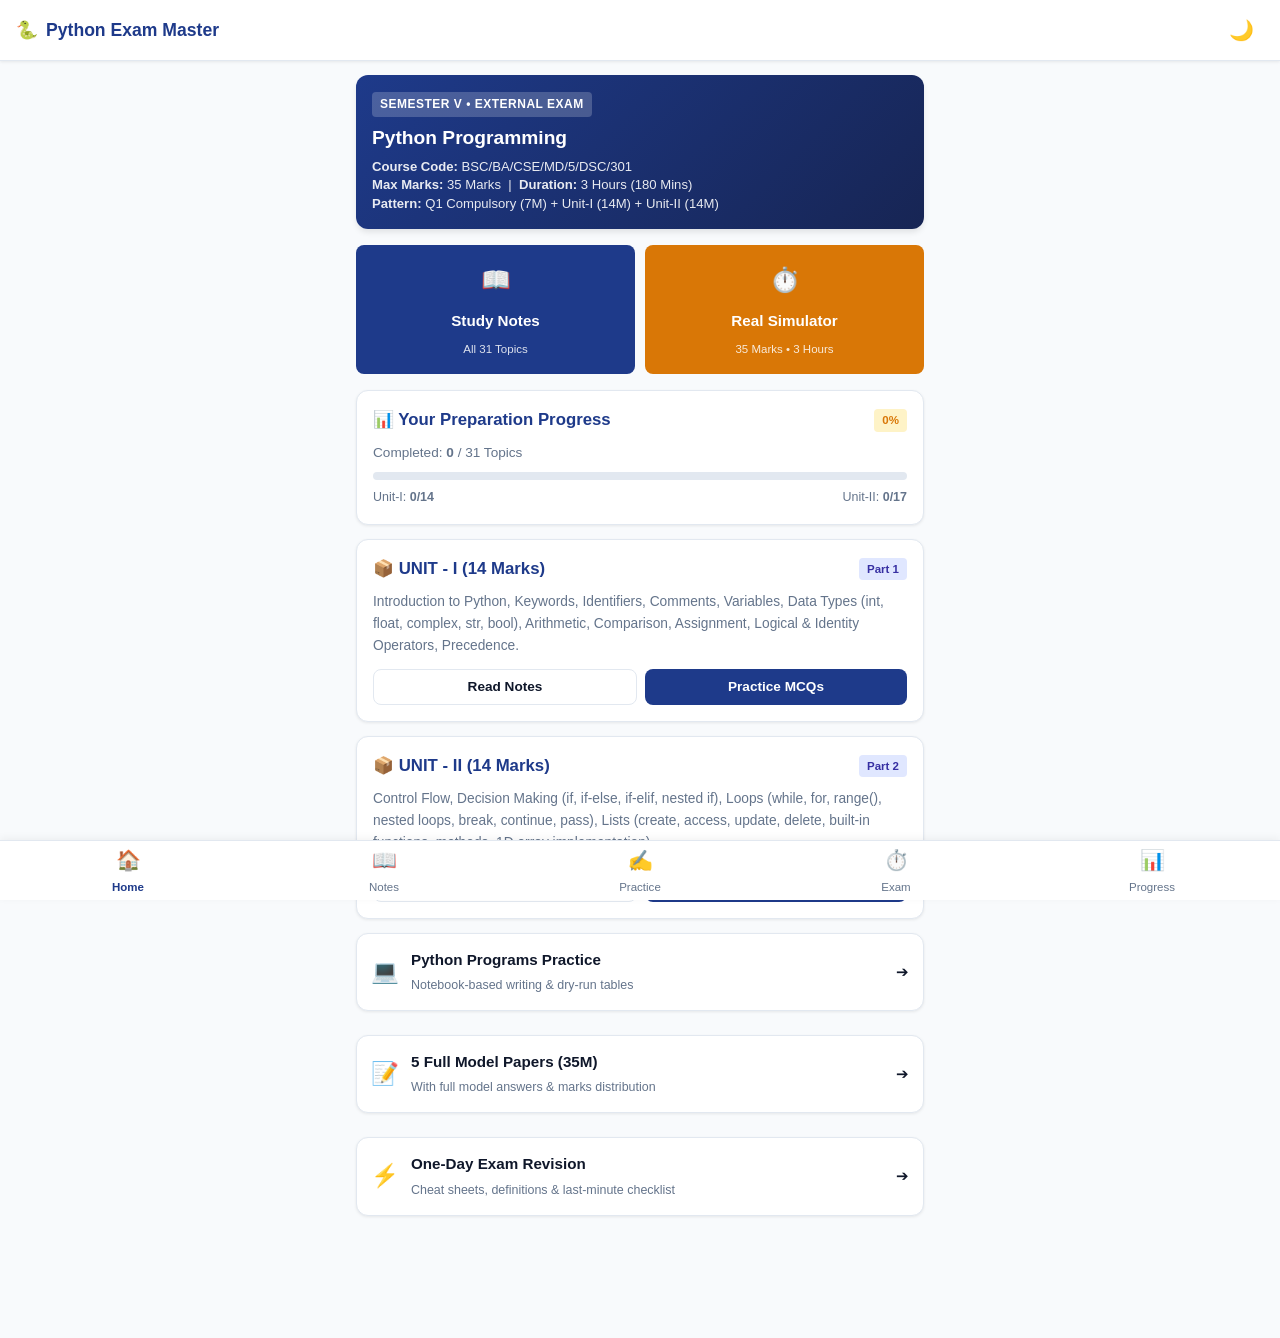
<file: index.html>
<!DOCTYPE html>
<html lang="en">
<head>
  <meta charset="UTF-8">
  <meta name="viewport" content="width=device-width, initial-scale=1.0, maximum-scale=1.0, user-scalable=no">
  <title>Python Exam Master - College Preparation (BSC/BA/CSE/MD/5/DSC/301)</title>
  <meta name="description" content="Mobile-first complete Python syllabus notes, question practice & 35-mark 3-hour exam simulator for college students.">
  <link rel="manifest" href="manifest.json">
  <meta name="theme-color" content="#1e3a8a">
  <link rel="stylesheet" href="css/main.css">
  <link rel="stylesheet" href="css/mobile.css">
</head>
<body>

  <!-- Top Offline Notification Banner -->
  <div id="offline-banner" class="offline-banner">
    ⚡ Offline Mode Active — Complete Notes & Questions Cached on Phone
  </div>

  <!-- App Header -->
  <header class="app-header">
    <a href="index.html" class="header-brand">
      <span>🐍</span>
      <span>Python Exam Master</span>
    </a>
    <div class="header-actions">
      <button id="theme-toggle-btn" class="icon-btn" aria-label="Toggle Theme">🌙</button>
    </div>
  </header>

  <!-- Main Content Container -->
  <main class="container">

    <!-- College Course Banner -->
    <div class="college-banner">
      <span class="college-badge">SEMESTER V • EXTERNAL EXAM</span>
      <h1 class="college-title">Python Programming</h1>
      <p class="college-details">
        <strong>Course Code:</strong> BSC/BA/CSE/MD/5/DSC/301<br>
        <strong>Max Marks:</strong> 35 Marks &nbsp;|&nbsp; <strong>Duration:</strong> 3 Hours (180 Mins)<br>
        <strong>Pattern:</strong> Q1 Compulsory (7M) + Unit-I (14M) + Unit-II (14M)
      </p>
    </div>

    <!-- Quick Action Launchpad -->
    <div style="display: grid; grid-template-columns: 1fr 1fr; gap: 10px; margin-bottom: 16px;">
      <a href="notes.html" class="btn btn-primary" style="flex-direction: column; padding: 16px 10px; text-align: center;">
        <span style="font-size: 1.5rem; margin-bottom: 4px;">📖</span>
        <span>Study Notes</span>
        <span style="font-size: 0.72rem; font-weight: normal; opacity: 0.85;">All 31 Topics</span>
      </a>

      <a href="exam.html" class="btn btn-accent" style="flex-direction: column; padding: 16px 10px; text-align: center;">
        <span style="font-size: 1.5rem; margin-bottom: 4px;">⏱️</span>
        <span>Real Simulator</span>
        <span style="font-size: 0.72rem; font-weight: normal; opacity: 0.85;">35 Marks • 3 Hours</span>
      </a>
    </div>

    <!-- Preparation Progress Widget -->
    <div class="card">
      <div class="card-title">
        <span>📊 Your Preparation Progress</span>
        <span id="overall-percentage" class="badge badge-marks">0%</span>
      </div>
      <p style="font-size: 0.85rem; color: var(--text-muted); margin-bottom: 8px;">
        Completed: <strong id="completed-count">0</strong> / 31 Topics
      </p>
      <div class="progress-container">
        <div id="topics-progress-bar" class="progress-bar" style="width: 0%;"></div>
      </div>
      <div style="display: flex; justify-content: space-between; font-size: 0.78rem; margin-top: 6px; color: var(--text-muted);">
        <span>Unit-I: <strong id="u1-status">0/14</strong></span>
        <span>Unit-II: <strong id="u2-status">0/17</strong></span>
      </div>
    </div>

    <!-- Syllabus Unit Modules -->
    <div class="card">
      <div class="card-title">
        <span>📦 UNIT - I (14 Marks)</span>
        <span class="badge badge-unit">Part 1</span>
      </div>
      <p style="font-size: 0.86rem; color: var(--text-muted); margin-bottom: 12px;">
        Introduction to Python, Keywords, Identifiers, Comments, Variables, Data Types (int, float, complex, str, bool), Arithmetic, Comparison, Assignment, Logical & Identity Operators, Precedence.
      </p>
      <div style="display: flex; gap: 8px;">
        <a href="notes.html?unit=unit-1" class="btn btn-outline btn-sm" style="flex: 1;">Read Notes</a>
        <a href="practice.html?unit=unit-1" class="btn btn-primary btn-sm" style="flex: 1;">Practice MCQs</a>
      </div>
    </div>

    <div class="card">
      <div class="card-title">
        <span>📦 UNIT - II (14 Marks)</span>
        <span class="badge badge-unit">Part 2</span>
      </div>
      <p style="font-size: 0.86rem; color: var(--text-muted); margin-bottom: 12px;">
        Control Flow, Decision Making (if, if-else, if-elif, nested if), Loops (while, for, range(), nested loops, break, continue, pass), Lists (create, access, update, delete, built-in functions, methods, 1D array implementation).
      </p>
      <div style="display: flex; gap: 8px;">
        <a href="notes.html?unit=unit-2" class="btn btn-outline btn-sm" style="flex: 1;">Read Notes</a>
        <a href="practice.html?unit=unit-2" class="btn btn-primary btn-sm" style="flex: 1;">Practice MCQs</a>
      </div>
    </div>

    <!-- Quick Tool Cards -->
    <div style="display: flex; flex-direction: column; gap: 10px; margin-bottom: 20px;">
      <a href="programs.html" class="card" style="text-decoration: none; color: inherit; display: flex; align-items: center; justify-content: space-between; padding: 14px;">
        <div style="display: flex; align-items: center; gap: 12px;">
          <span style="font-size: 1.4rem;">💻</span>
          <div>
            <strong style="display: block; font-size: 0.95rem;">Python Programs Practice</strong>
            <span style="font-size: 0.78rem; color: var(--text-muted);">Notebook-based writing & dry-run tables</span>
          </div>
        </div>
        <span>➔</span>
      </a>

      <a href="model-papers.html" class="card" style="text-decoration: none; color: inherit; display: flex; align-items: center; justify-content: space-between; padding: 14px;">
        <div style="display: flex; align-items: center; gap: 12px;">
          <span style="font-size: 1.4rem;">📝</span>
          <div>
            <strong style="display: block; font-size: 0.95rem;">5 Full Model Papers (35M)</strong>
            <span style="font-size: 0.78rem; color: var(--text-muted);">With full model answers & marks distribution</span>
          </div>
        </div>
        <span>➔</span>
      </a>

      <a href="revision.html" class="card" style="text-decoration: none; color: inherit; display: flex; align-items: center; justify-content: space-between; padding: 14px;">
        <div style="display: flex; align-items: center; gap: 12px;">
          <span style="font-size: 1.4rem;">⚡</span>
          <div>
            <strong style="display: block; font-size: 0.95rem;">One-Day Exam Revision</strong>
            <span style="font-size: 0.78rem; color: var(--text-muted);">Cheat sheets, definitions & last-minute checklist</span>
          </div>
        </div>
        <span>➔</span>
      </a>
    </div>

  </main>

  <!-- Mobile Bottom Navigation Bar -->
  <nav class="bottom-nav">
    <a href="index.html" class="nav-item">
      <span class="nav-icon">🏠</span>
      <span>Home</span>
    </a>
    <a href="notes.html" class="nav-item">
      <span class="nav-icon">📖</span>
      <span>Notes</span>
    </a>
    <a href="practice.html" class="nav-item">
      <span class="nav-icon">✍️</span>
      <span>Practice</span>
    </a>
    <a href="exam.html" class="nav-item">
      <span class="nav-icon">⏱️</span>
      <span>Exam</span>
    </a>
    <a href="progress.html" class="nav-item">
      <span class="nav-icon">📊</span>
      <span>Progress</span>
    </a>
  </nav>

  <script src="js/storage.js"></script>
  <script src="js/app.js"></script>
  <script>
    // Update dashboard statistics
    document.addEventListener('DOMContentLoaded', () => {
      const completed = StorageManager.getCompletedTopics();
      const total = 31;
      const count = completed.length;
      const pct = Math.round((count / total) * 100);

      document.getElementById('completed-count').textContent = count;
      document.getElementById('overall-percentage').textContent = pct + '%';
      document.getElementById('topics-progress-bar').style.width = pct + '%';

      // Count by unit
      let u1 = 0, u2 = 0;
      completed.forEach(id => {
        if (id.startsWith('u1-')) u1++;
        if (id.startsWith('u2-')) u2++;
      });
      document.getElementById('u1-status').textContent = `${u1}/14`;
      document.getElementById('u2-status').textContent = `${u2}/17`;
    });
  </script>
</body>
</html>
</file>
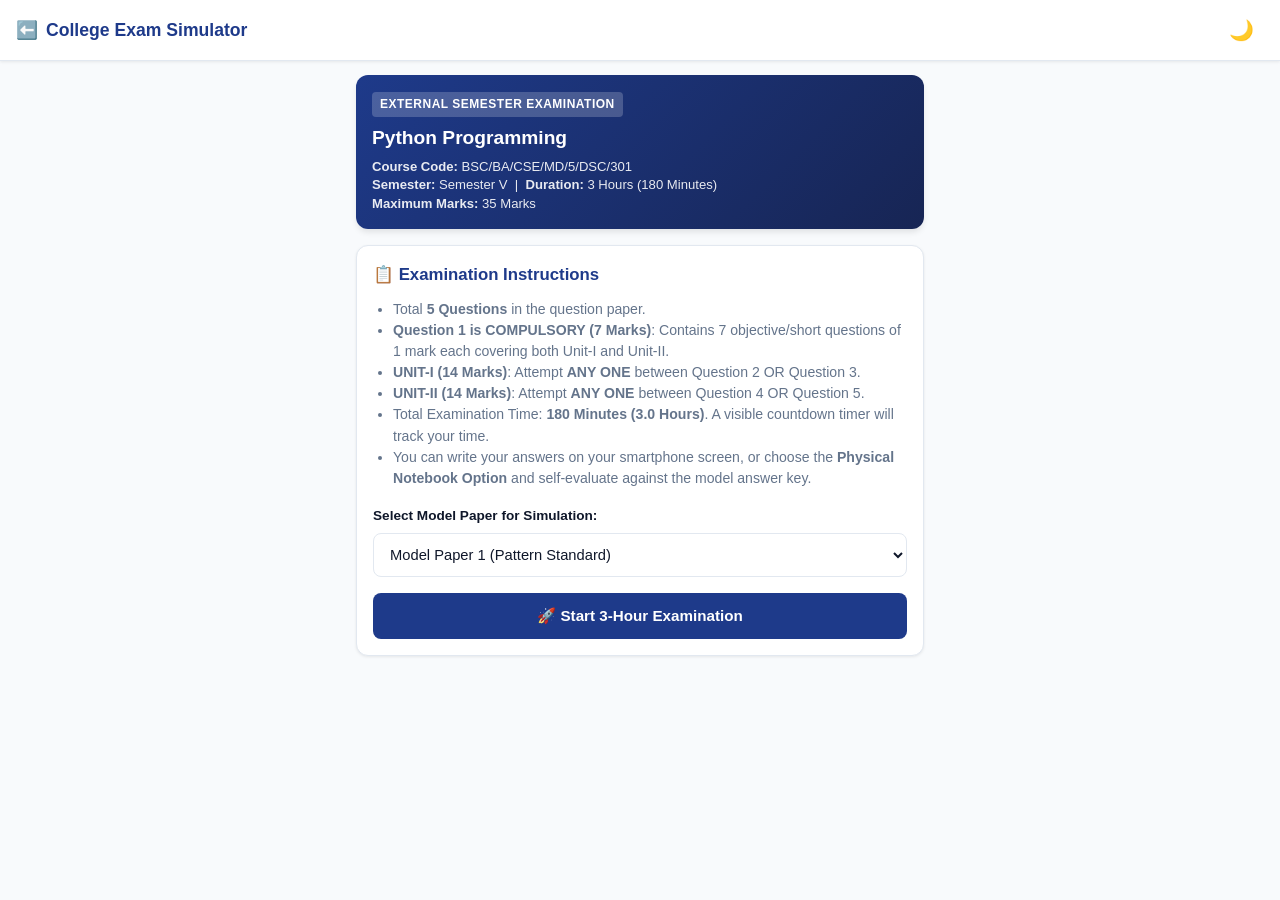
<file: exam.html>
<!DOCTYPE html>
<html lang="en">
<head>
  <meta charset="UTF-8">
  <meta name="viewport" content="width=device-width, initial-scale=1.0, maximum-scale=1.0, user-scalable=no">
  <title>Real College Examination Simulator (35 Marks - 3 Hours)</title>
  <link rel="stylesheet" href="css/main.css">
  <link rel="stylesheet" href="css/exam.css">
  <link rel="stylesheet" href="css/mobile.css">
</head>
<body>
  <div id="offline-banner" class="offline-banner">⚡ Offline Mode Active</div>

  <header class="app-header">
    <a href="index.html" class="header-brand">
      <span>⬅️</span>
      <span>College Exam Simulator</span>
    </a>
    <div class="header-actions">
      <button id="theme-toggle-btn" class="icon-btn">🌙</button>
    </div>
  </header>

  <!-- Persistent Exam Timer Bar during test -->
  <div id="exam-timer-bar" class="exam-banner-fixed" style="display: none;">
    <div>
      <span style="font-size: 0.75rem; text-transform: uppercase; letter-spacing: 0.5px; opacity: 0.85;">Time Remaining</span>
      <div id="timer-display" class="exam-timer">03:00:00</div>
    </div>
    <div>
      <button class="btn btn-sm btn-accent" onclick="confirmSubmitExam()">Submit Paper</button>
    </div>
  </div>

  <main class="container">

    <!-- SCREEN 1: EXAM INSTRUCTIONS & START SCREEN -->
    <div id="exam-start-screen">
      <div class="college-banner">
        <span class="college-badge">EXTERNAL SEMESTER EXAMINATION</span>
        <h1 class="college-title">Python Programming</h1>
        <p class="college-details">
          <strong>Course Code:</strong> BSC/BA/CSE/MD/5/DSC/301<br>
          <strong>Semester:</strong> Semester V &nbsp;|&nbsp; <strong>Duration:</strong> 3 Hours (180 Minutes)<br>
          <strong>Maximum Marks:</strong> 35 Marks
        </p>
      </div>

      <div class="card">
        <h3 class="card-title" style="margin-bottom: 10px;">📋 Examination Instructions</h3>
        <ul style="padding-left: 20px; font-size: 0.88rem; line-height: 1.5; color: var(--text-muted); margin-bottom: 16px;">
          <li>Total <strong>5 Questions</strong> in the question paper.</li>
          <li><strong>Question 1 is COMPULSORY (7 Marks)</strong>: Contains 7 objective/short questions of 1 mark each covering both Unit-I and Unit-II.</li>
          <li><strong>UNIT-I (14 Marks)</strong>: Attempt <strong>ANY ONE</strong> between Question 2 OR Question 3.</li>
          <li><strong>UNIT-II (14 Marks)</strong>: Attempt <strong>ANY ONE</strong> between Question 4 OR Question 5.</li>
          <li>Total Examination Time: <strong>180 Minutes (3.0 Hours)</strong>. A visible countdown timer will track your time.</li>
          <li>You can write your answers on your smartphone screen, or choose the <strong>Physical Notebook Option</strong> and self-evaluate against the model answer key.</li>
        </ul>

        <div style="margin-bottom: 16px;">
          <label style="font-size: 0.85rem; font-weight: 600; color: var(--text-main); display: block; margin-bottom: 6px;">Select Model Paper for Simulation:</label>
          <select id="model-paper-select" style="width: 100%; padding: 12px; border: 1.5px solid var(--border-color); border-radius: var(--radius-sm); font-size: 0.92rem; background: var(--bg-card); color: var(--text-main);">
            <option value="model-1">Model Paper 1 (Pattern Standard)</option>
            <option value="model-2">Model Paper 2 (Pattern Standard)</option>
            <option value="model-3">Model Paper 3 (Pattern Standard)</option>
            <option value="model-4">Model Paper 4 (Pattern Standard)</option>
            <option value="model-5">Model Paper 5 (Pattern Standard)</option>
          </select>
        </div>

        <button class="btn btn-primary" onclick="startExamination()">
          🚀 Start 3-Hour Examination
        </button>
      </div>
    </div>

    <!-- SCREEN 2: ACTIVE QUESTION PAPER & WRITING INTERFACE -->
    <div id="exam-active-screen" style="display: none;">
      
      <!-- Horizontal Jump Palette -->
      <div class="question-palette" id="question-palette-container"></div>

      <!-- Question Content Target -->
      <div id="active-question-wrapper"></div>

      <!-- Prev / Next Navigation -->
      <div style="display: flex; gap: 10px; margin-top: 14px; margin-bottom: 24px;">
        <button id="exam-prev-btn" class="btn btn-outline" style="flex: 1;" onclick="examNavigate(-1)">⬅️ Previous</button>
        <button id="exam-next-btn" class="btn btn-primary" style="flex: 1;" onclick="examNavigate(1)">Next Question ➡️</button>
      </div>
    </div>

    <!-- SCREEN 3: EXAM EVALUATION & RESULTS -->
    <div id="exam-result-screen" style="display: none;">
      <div class="result-card">
        <span class="badge" style="background: rgba(255,255,255,0.2); color: #fff;">EXAMINATION RESULT</span>
        <div class="result-score" id="res-total-score">0 / 35</div>
        <p id="res-verdict" style="font-weight: 600; font-size: 1.1rem; color: #fef08a;">Result Pending Evaluation</p>
        <p style="font-size: 0.82rem; opacity: 0.9; margin-top: 4px;" id="res-time-taken">Time taken: 0 mins</p>
      </div>

      <!-- Detailed Breakdown -->
      <div class="card">
        <h3 class="card-title">📊 Section Breakdown</h3>
        <div style="font-size: 0.88rem; line-height: 1.6;">
          <p>• <strong>Question 1 (Compulsory 7M):</strong> <span id="res-q1-score">0</span> / 7 Marks</p>
          <p>• <strong>Unit-I Choice (14M):</strong> <span id="res-u1-status">Attempted</span></p>
          <p>• <strong>Unit-II Choice (14M):</strong> <span id="res-u2-status">Attempted</span></p>
        </div>
      </div>

      <!-- Model Answers Checklist & Comparison -->
      <div class="card">
        <h3 class="card-title">📖 Comprehensive Model Answers & Essential Key</h3>
        <p style="font-size: 0.82rem; color: var(--text-muted); margin-bottom: 12px;">
          Compare your written answers with the college model answers below. Assign your self-assessed marks honestly.
        </p>
        <div id="model-answers-review-list"></div>
      </div>

      <button class="btn btn-primary" onclick="location.reload()" style="margin-top: 14px;">
        🔄 Take Another Examination
      </button>
    </div>

  </main>

  <script src="js/storage.js"></script>
  <script src="js/app.js"></script>
  <script>
    let modelPapers = [];
    let currentPaper = null;
    let timerInterval = null;
    let secondsRemaining = 180 * 60; // 3 Hours = 10,800 seconds
    let startTime = null;

    const EXAM_SESSION_KEY = 'pem_active_exam_session';

    // Student Answers State
    let studentAnswers = {
      paperId: 'model-1',
      q1: {}, // subId -> selected or typed
      u1_choice: 'q2', // 'q2' or 'q3'
      u1_answers: { q2: {}, q3: {} },
      u2_choice: 'q4', // 'q4' or 'q5'
      u2_answers: { q4: {}, q5: {} },
      u1_self_marks: 0,
      u2_self_marks: 0,
      notebookMode: false
    };

    let examSections = []; // list of questions for palette navigation
    let currentSectionIndex = 0;

    async function init() {
      modelPapers = await loadJSON('data/model-papers.json') || [];

      // Check if an existing exam session is active
      const savedSession = localStorage.getItem(EXAM_SESSION_KEY);
      if (savedSession) {
        try {
          const session = JSON.parse(savedSession);
          if (session && session.active) {
            currentPaper = modelPapers.find(p => p.id === session.paperId) || modelPapers[0];
            studentAnswers = session.studentAnswers || studentAnswers;
            currentSectionIndex = session.currentSectionIndex || 0;

            const elapsedSecs = Math.floor((Date.now() - session.startTime) / 1000);
            secondsRemaining = Math.max(0, (180 * 60) - elapsedSecs);

            if (secondsRemaining <= 0) {
              localStorage.removeItem(EXAM_SESSION_KEY);
            } else {
              resumeSavedExam();
            }
          }
        } catch (e) {
          console.error('Failed to restore exam session', e);
        }
      }
    }

    function resumeSavedExam() {
      setupExamSections();
      document.getElementById('exam-start-screen').style.display = 'none';
      document.getElementById('exam-active-screen').style.display = 'block';
      document.getElementById('exam-timer-bar').style.display = 'flex';
      startTimer();
      renderPalette();
      renderActiveSection();
    }

    function setupExamSections() {
      examSections = [];
      currentPaper.q1.questions.forEach((q, idx) => {
        examSections.push({ type: 'q1', subIdx: idx, title: `Q1.${idx+1}`, data: q });
      });
      examSections.push({ type: 'unit1', title: 'Unit-I', data: currentPaper.unit1 });
      examSections.push({ type: 'unit2', title: 'Unit-II', data: currentPaper.unit2 });
    }

    function startExamination() {
      const selectedId = document.getElementById('model-paper-select').value;
      currentPaper = modelPapers.find(p => p.id === selectedId) || modelPapers[0];
      studentAnswers.paperId = currentPaper.id;

      setupExamSections();

      // Switch Screens
      document.getElementById('exam-start-screen').style.display = 'none';
      document.getElementById('exam-active-screen').style.display = 'block';
      document.getElementById('exam-timer-bar').style.display = 'flex';

      startTime = Date.now();
      secondsRemaining = 180 * 60;

      // Save initial session to localStorage
      persistSessionState();

      startTimer();
      renderPalette();
      renderActiveSection();
    }

    function persistSessionState() {
      try {
        const session = {
          active: true,
          paperId: currentPaper ? currentPaper.id : 'model-1',
          startTime: startTime || Date.now(),
          currentSectionIndex: currentSectionIndex,
          studentAnswers: studentAnswers
        };
        localStorage.setItem(EXAM_SESSION_KEY, JSON.stringify(session));
      } catch (e) {}
    }

    function startTimer() {
      clearInterval(timerInterval);
      timerInterval = setInterval(() => {
        secondsRemaining--;
        if (secondsRemaining <= 0) {
          clearInterval(timerInterval);
          alert('Time is UP! Your examination is being submitted automatically.');
          submitExamination();
          return;
        }

        const hrs = Math.floor(secondsRemaining / 3600);
        const mins = Math.floor((secondsRemaining % 3600) / 60);
        const secs = secondsRemaining % 60;

        const timeStr = `${hrs.toString().padStart(2, '0')}:${mins.toString().padStart(2, '0')}:${secs.toString().padStart(2, '0')}`;
        const display = document.getElementById('timer-display');
        display.textContent = timeStr;

        if (secondsRemaining < 600) { // under 10 minutes
          display.classList.add('urgent');
        }
      }, 1000);
    }

    function renderPalette() {
      const palette = document.getElementById('question-palette-container');
      palette.innerHTML = examSections.map((sec, idx) => {
        let isAnswered = false;
        if (sec.type === 'q1') {
          isAnswered = !!studentAnswers.q1[sec.data.subId];
        } else if (sec.type === 'unit1') {
          const choice = studentAnswers.u1_choice;
          isAnswered = Object.keys(studentAnswers.u1_answers[choice] || {}).length > 0;
        } else if (sec.type === 'unit2') {
          const choice = studentAnswers.u2_choice;
          isAnswered = Object.keys(studentAnswers.u2_answers[choice] || {}).length > 0;
        }

        return `
          <button class="palette-btn ${idx === currentSectionIndex ? 'active' : ''} ${isAnswered ? 'answered' : ''}" 
            onclick="jumpToSection(${idx})">
            ${sec.title}
          </button>
        `;
      }).join('');
    }

    function jumpToSection(idx) {
      saveCurrentInputState();
      currentSectionIndex = idx;
      renderPalette();
      renderActiveSection();
    }

    function examNavigate(dir) {
      saveCurrentInputState();
      const nextIdx = currentSectionIndex + dir;
      if (nextIdx >= 0 && nextIdx < examSections.length) {
        currentSectionIndex = nextIdx;
        renderPalette();
        renderActiveSection();
      }
    }

    function saveCurrentInputState() {
      const sec = examSections[currentSectionIndex];
      if (!sec) return;

      if (sec.type === 'q1') {
        const textInput = document.getElementById('q1-text-input');
        if (textInput) {
          studentAnswers.q1[sec.data.subId] = textInput.value;
        }
      } else if (sec.type === 'unit1') {
        const choice = studentAnswers.u1_choice;
        document.querySelectorAll('.unit1-textarea').forEach(ta => {
          const partKey = ta.getAttribute('data-part');
          studentAnswers.u1_answers[choice][partKey] = ta.value;
        });
      } else if (sec.type === 'unit2') {
        const choice = studentAnswers.u2_choice;
        document.querySelectorAll('.unit2-textarea').forEach(ta => {
          const partKey = ta.getAttribute('data-part');
          studentAnswers.u2_answers[choice][partKey] = ta.value;
        });
      }
      persistSessionState();
    }

    function renderActiveSection() {
      const sec = examSections[currentSectionIndex];
      const target = document.getElementById('active-question-wrapper');

      document.getElementById('exam-prev-btn').disabled = currentSectionIndex === 0;
      document.getElementById('exam-next-btn').disabled = currentSectionIndex === examSections.length - 1;

      if (sec.type === 'q1') {
        const q = sec.data;
        const currentAnswer = studentAnswers.q1[q.subId] || '';

        target.innerHTML = `
          <div class="exam-q-box">
            <div class="exam-q-meta">
              <span class="badge badge-unit">Q1 (Compulsory) • 1 Mark</span>
              <span style="font-size: 0.8rem; color: var(--text-muted);">${q.marking}</span>
            </div>
            <div class="exam-q-text">${escapeHtml(q.question)}</div>

            ${q.options ? `
              <div class="exam-options-list">
                ${q.options.map(opt => `
                  <div class="exam-option ${currentAnswer === opt ? 'selected' : ''}" 
                    onclick="selectQ1Option('${q.subId}', '${escapeQuotes(opt)}')">
                    <span>🔘</span>
                    <span>${escapeHtml(opt)}</span>
                  </div>
                `).join('')}
              </div>
            ` : `
              <input type="text" id="q1-text-input" value="${escapeHtml(currentAnswer)}" 
                placeholder="Type your short answer here..." 
                style="width: 100%; padding: 12px; border: 1.5px solid var(--border-color); border-radius: var(--radius-sm); font-size: 0.95rem; background: var(--bg-card); color: var(--text-main);">
            `}
          </div>
        `;
      } else if (sec.type === 'unit1' || sec.type === 'unit2') {
        const isU1 = sec.type === 'unit1';
        const unitData = sec.data;
        const choiceKey = isU1 ? studentAnswers.u1_choice : studentAnswers.u2_choice;
        const qData = unitData[choiceKey];
        const answersBucket = isU1 ? studentAnswers.u1_answers[choiceKey] : studentAnswers.u2_answers[choiceKey];

        target.innerHTML = `
          <div class="exam-q-box">
            <div class="exam-q-meta">
              <span class="badge badge-marks">${isU1 ? 'UNIT-I' : 'UNIT-II'} • 14 MARKS</span>
              <span style="font-weight: 700; color: var(--accent);">RULE: ATTEMPT ANY ONE</span>
            </div>

            <!-- Choice Radio Selector -->
            <div style="background: var(--bg-main); border: 1.5px solid var(--border-color); border-radius: var(--radius-sm); padding: 10px 14px; margin-bottom: 14px;">
              <strong style="font-size: 0.88rem; display: block; margin-bottom: 6px;">Choose which question you want to attempt:</strong>
              <div style="display: flex; gap: 16px;">
                <label style="display: flex; align-items: center; gap: 6px; font-weight: 600; cursor: pointer;">
                  <input type="radio" name="${isU1 ? 'u1-opt' : 'u2-opt'}" value="${isU1 ? 'q2' : 'q4'}" 
                    ${choiceKey === (isU1 ? 'q2' : 'q4') ? 'checked' : ''} onchange="changeUnitChoice('${isU1 ? 'u1' : 'u2'}', this.value)">
                  ${isU1 ? 'Question 2 (14M)' : 'Question 4 (14M)'}
                </label>
                <label style="display: flex; align-items: center; gap: 6px; font-weight: 600; cursor: pointer;">
                  <input type="radio" name="${isU1 ? 'u1-opt' : 'u2-opt'}" value="${isU1 ? 'q3' : 'q5'}" 
                    ${choiceKey === (isU1 ? 'q3' : 'q5') ? 'checked' : ''} onchange="changeUnitChoice('${isU1 ? 'u1' : 'u2'}', this.value)">
                  ${isU1 ? 'Question 3 (14M)' : 'Question 5 (14M)'}
                </label>
              </div>
            </div>

            <!-- Notebook writing notification -->
            <div class="notebook-mode-check">
              <span>📓</span>
              <div>
                <strong>Physical Notebook Option:</strong> You can write full code, syntax, and definitions in your college notebook and simply verify against the model answer after submission.
              </div>
            </div>

            <h3 style="color: var(--primary); font-size: 1.1rem; margin-bottom: 14px;">${qData.title}</h3>

            <!-- Question Parts -->
            ${qData.parts.map(part => `
              <div style="margin-bottom: 18px; border-bottom: 1px dashed var(--border-color); padding-bottom: 14px;">
                <div style="display: flex; justify-content: space-between; font-weight: 700; margin-bottom: 6px;">
                  <span>${part.part}</span>
                  <span class="badge badge-unit">${part.marks} Marks</span>
                </div>
                <div style="font-size: 0.95rem; line-height: 1.45; margin-bottom: 10px;">${escapeHtml(part.question)}</div>
                <textarea class="${isU1 ? 'unit1-textarea' : 'unit2-textarea'}" data-part="${part.part}" 
                  placeholder="Type your answer, syntax, and Python code here (or leave blank if writing in notebook)...">${escapeHtml(answersBucket[part.part] || '')}</textarea>
              </div>
            `).join('')}

          </div>
        `;
      }
    }

    function selectQ1Option(subId, optionVal) {
      studentAnswers.q1[subId] = optionVal;
      renderActiveSection();
      renderPalette();
    }

    function changeUnitChoice(unitKey, choice) {
      saveCurrentInputState();
      if (unitKey === 'u1') studentAnswers.u1_choice = choice;
      if (unitKey === 'u2') studentAnswers.u2_choice = choice;
      renderActiveSection();
      renderPalette();
    }

    function confirmSubmitExam() {
      saveCurrentInputState();
      if (confirm('Are you ready to submit your 35-mark examination paper for evaluation?')) {
        submitExamination();
      }
    }

    function submitExamination() {
      clearInterval(timerInterval);
      saveCurrentInputState();

      const timeSpentSecs = (180 * 60) - secondsRemaining;
      const minsSpent = Math.max(1, Math.round(timeSpentSecs / 60));

      // Calculate Q1 Score with Controlled Normalization & Accepted-Answer Checking
      let q1Score = 0;
      currentPaper.q1.questions.forEach(q => {
        const studentAns = (studentAnswers.q1[q.subId] || '').trim().toLowerCase();
        if (!studentAns) return;

        let isCorrect = false;

        // 1. If MCQ with options, check exact option match or letter
        if (q.options) {
          const match = q.modelAnswer.match(/\(([A-D])\)\s*(.*)/i);
          const optionLetter = match ? match[1].toLowerCase() : '';
          const optionText = match ? match[2].trim().toLowerCase() : '';

          if (studentAns === optionLetter || studentAns === optionText || (q.acceptedAnswers && q.acceptedAnswers.map(a => a.toLowerCase()).includes(studentAns))) {
            isCorrect = true;
          }
        } 
        // 2. Controlled accepted-answers list
        else if (q.acceptedAnswers && q.acceptedAnswers.length > 0) {
          const normStudent = studentAns.replace(/[.,\/#!$%\^&\*;:{}=\-_`~()]/g, "").replace(/\s+/g, " ");
          for (let acc of q.acceptedAnswers) {
            const normAcc = acc.trim().toLowerCase().replace(/[.,\/#!$%\^&\*;:{}=\-_`~()]/g, "").replace(/\s+/g, " ");
            if (normStudent === normAcc || studentAns === acc.trim().toLowerCase()) {
              isCorrect = true;
              break;
            }
          }
        }

        if (isCorrect) {
          q1Score++;
        }
      });

      // Clear active session upon submission
      localStorage.removeItem(EXAM_SESSION_KEY);

      // Switch to Results Screen
      document.getElementById('exam-active-screen').style.display = 'none';
      document.getElementById('exam-timer-bar').style.display = 'none';
      document.getElementById('exam-result-screen').style.display = 'block';

      document.getElementById('res-q1-score').textContent = q1Score;
      document.getElementById('res-total-score').textContent = `${q1Score}* / 35`;
      document.getElementById('res-verdict').innerHTML = `Objective Section: ${q1Score}/7 Marks<br><span style="font-size: 0.85rem; font-weight: normal; opacity: 0.9;">*Complete your 28-mark descriptive self-evaluation below.</span>`;
      document.getElementById('res-time-taken').textContent = `Time taken: ${minsSpent} minutes`;

      document.getElementById('res-u1-status').textContent = `Attempted ${studentAnswers.u1_choice.toUpperCase()} (14 Marks)`;
      document.getElementById('res-u2-status').textContent = `Attempted ${studentAnswers.u2_choice.toUpperCase()} (14 Marks)`;

      // Render Model Answers Checklist
      renderReviewList();

      // Save to Storage with descriptive self-assessment score
      currentExamRecord = {
        paperId: currentPaper.id,
        paperTitle: currentPaper.title,
        q1Score: q1Score,
        descriptiveScore: 0,
        totalScore: q1Score,
        minsTaken: minsSpent,
        attemptStatus: 'Completed (Self-evaluating)'
      };
      StorageManager.saveExamResult(currentExamRecord);

      window.scrollTo(0, 0);
    }

    let currentExamRecord = null;

    function renderReviewList() {
      const container = document.getElementById('model-answers-review-list');
      let html = '';

      // Q1 Review
      html += `<h4 style="color: var(--primary); margin: 12px 0 6px;">Question 1 (Compulsory Objective Review)</h4>`;
      currentPaper.q1.questions.forEach((q, i) => {
        const studentAns = studentAnswers.q1[q.subId] || 'Unattempted';
        html += `
          <div style="background: var(--bg-main); padding: 10px; border-radius: 6px; margin-bottom: 8px; border: 1px solid var(--border-color); font-size: 0.86rem;">
            <strong>Q1.${i+1}:</strong> ${escapeHtml(q.question)}<br>
            <span style="color: var(--text-muted);">Your Answer:</span> <strong>${escapeHtml(studentAns)}</strong><br>
            <span style="color: var(--success);">Model Answer:</span> <strong>${escapeHtml(q.modelAnswer)}</strong>
          </div>
        `;
      });

      // Unit-I Review
      const u1Key = studentAnswers.u1_choice;
      const u1Data = currentPaper.unit1[u1Key];
      html += `<h4 style="color: var(--primary); margin: 18px 0 6px;">Unit-I: ${u1Data.title} Model Answer</h4>`;
      u1Data.parts.forEach(p => {
        html += `
          <div style="background: var(--bg-main); padding: 12px; border-radius: 6px; margin-bottom: 10px; border-left: 4px solid var(--accent); font-size: 0.86rem;">
            <div style="display: flex; justify-content: space-between; font-weight: 700; margin-bottom: 6px;">
              <span>${p.part} (${p.marks} Marks)</span>
            </div>
            <p style="margin-bottom: 8px;"><strong>Question:</strong> ${escapeHtml(p.question)}</p>
            <div style="background: var(--bg-card); padding: 10px; border-radius: 4px; border: 1px solid var(--border-color); white-space: pre-line; line-height: 1.45; margin-bottom: 8px;">
              <strong style="color: var(--success);">Essential Model Answer & Key:</strong>\n${p.modelAnswer}
            </div>
            <div style="display: flex; align-items: center; justify-content: space-between; background: var(--accent-light); padding: 8px 10px; border-radius: 4px;">
              <span style="font-size: 0.82rem; font-weight: 600; color: #92400e;">Self-Assessed Score (Max ${p.marks}M):</span>
              <select onchange="updateSelfAssessedMarks()" class="self-score-select" data-max="${p.marks}" style="padding: 4px 8px; border-radius: 4px; border: 1px solid var(--border-color); font-weight: 700;">
                ${Array.from({length: p.marks + 1}, (_, idx) => `<option value="${idx}">${idx} Marks</option>`).join('')}
              </select>
            </div>
          </div>
        `;
      });

      // Unit-II Review
      const u2Key = studentAnswers.u2_choice;
      const u2Data = currentPaper.unit2[u2Key];
      html += `<h4 style="color: var(--primary); margin: 18px 0 6px;">Unit-II: ${u2Data.title} Model Answer</h4>`;
      u2Data.parts.forEach(p => {
        html += `
          <div style="background: var(--bg-main); padding: 12px; border-radius: 6px; margin-bottom: 10px; border-left: 4px solid var(--accent); font-size: 0.86rem;">
            <div style="display: flex; justify-content: space-between; font-weight: 700; margin-bottom: 6px;">
              <span>${p.part} (${p.marks} Marks)</span>
            </div>
            <p style="margin-bottom: 8px;"><strong>Question:</strong> ${escapeHtml(p.question)}</p>
            <div style="background: var(--bg-card); padding: 10px; border-radius: 4px; border: 1px solid var(--border-color); white-space: pre-line; line-height: 1.45; margin-bottom: 8px;">
              <strong style="color: var(--success);">Essential Model Answer & Key:</strong>\n${p.modelAnswer}
            </div>
            <div style="display: flex; align-items: center; justify-content: space-between; background: var(--accent-light); padding: 8px 10px; border-radius: 4px;">
              <span style="font-size: 0.82rem; font-weight: 600; color: #92400e;">Self-Assessed Score (Max ${p.marks}M):</span>
              <select onchange="updateSelfAssessedMarks()" class="self-score-select" data-max="${p.marks}" style="padding: 4px 8px; border-radius: 4px; border: 1px solid var(--border-color); font-weight: 700;">
                ${Array.from({length: p.marks + 1}, (_, idx) => `<option value="${idx}">${idx} Marks</option>`).join('')}
              </select>
            </div>
          </div>
        `;
      });

      container.innerHTML = html;
    }

    function updateSelfAssessedMarks() {
      let totalDescriptive = 0;
      document.querySelectorAll('.self-score-select').forEach(sel => {
        totalDescriptive += parseInt(sel.value) || 0;
      });

      const q1Score = parseInt(document.getElementById('res-q1-score').textContent) || 0;
      const grandTotal = Math.min(35, q1Score + totalDescriptive);
      document.getElementById('res-total-score').textContent = `${grandTotal} / 35`;
      document.getElementById('res-verdict').innerHTML = `Final Verified Score: ${grandTotal}/35 Marks<br><span style="font-size: 0.82rem; font-weight: normal; opacity: 0.9;">(Objective: ${q1Score}/7 + Descriptive: ${totalDescriptive}/28)</span>`;

      // Update storage with final self-assessed total
      if (currentExamRecord) {
        currentExamRecord.descriptiveScore = totalDescriptive;
        currentExamRecord.totalScore = grandTotal;
        currentExamRecord.attemptStatus = 'Fully Evaluated';
        StorageManager.updateLatestExamResult(currentExamRecord);
      }
    }

    function escapeHtml(text) {
      if (!text) return '';
      return String(text).replace(/&/g, "&amp;").replace(/</g, "&lt;").replace(/>/g, "&gt;");
    }

    function escapeQuotes(text) {
      if (!text) return '';
      return String(text).replace(/'/g, "\\'").replace(/"/g, '&quot;');
    }

    document.addEventListener('DOMContentLoaded', init);
  </script>
</body>
</html>
</file>
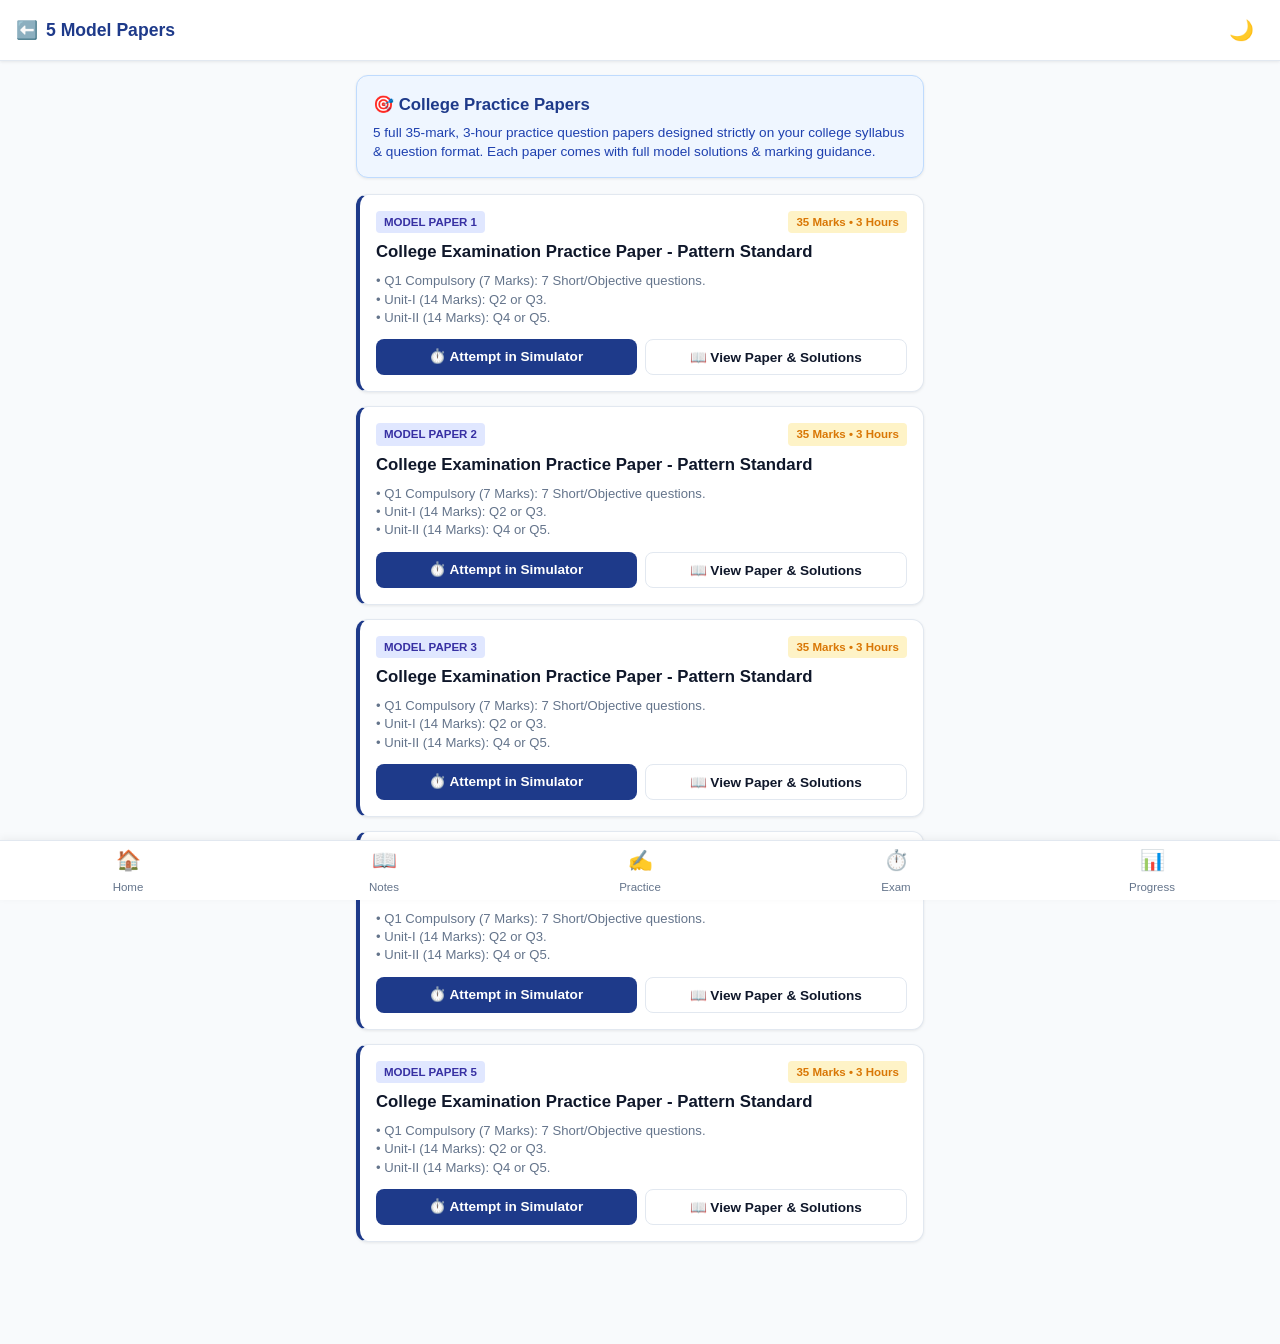
<file: model-papers.html>
<!DOCTYPE html>
<html lang="en">
<head>
  <meta charset="UTF-8">
  <meta name="viewport" content="width=device-width, initial-scale=1.0, maximum-scale=1.0, user-scalable=no">
  <title>5 Model Examination Papers - Python Programming (35 Marks)</title>
  <link rel="stylesheet" href="css/main.css">
  <link rel="stylesheet" href="css/mobile.css">
</head>
<body>
  <div id="offline-banner" class="offline-banner">⚡ Offline Mode Active</div>

  <header class="app-header">
    <a href="index.html" class="header-brand">
      <span>⬅️</span>
      <span>5 Model Papers</span>
    </a>
    <div class="header-actions">
      <button id="theme-toggle-btn" class="icon-btn">🌙</button>
    </div>
  </header>

  <main class="container">
    <div class="card" style="background: #eff6ff; border: 1.5px solid #bfdbfe; margin-bottom: 16px;">
      <h2 style="font-size: 1.05rem; color: var(--primary); margin-bottom: 4px;">🎯 College Practice Papers</h2>
      <p style="font-size: 0.85rem; color: #1e40af; line-height: 1.4;">
        5 full 35-mark, 3-hour practice question papers designed strictly on your college syllabus & question format. Each paper comes with full model solutions & marking guidance.
      </p>
    </div>

    <div id="papers-list-target">
      <div style="text-align: center; padding: 30px; color: var(--text-muted);">
        Loading model papers...
      </div>
    </div>
  </main>

  <nav class="bottom-nav">
    <a href="index.html" class="nav-item">
      <span class="nav-icon">🏠</span>
      <span>Home</span>
    </a>
    <a href="notes.html" class="nav-item">
      <span class="nav-icon">📖</span>
      <span>Notes</span>
    </a>
    <a href="practice.html" class="nav-item">
      <span class="nav-icon">✍️</span>
      <span>Practice</span>
    </a>
    <a href="exam.html" class="nav-item">
      <span class="nav-icon">⏱️</span>
      <span>Exam</span>
    </a>
    <a href="progress.html" class="nav-item">
      <span class="nav-icon">📊</span>
      <span>Progress</span>
    </a>
  </nav>

  <script src="js/storage.js"></script>
  <script src="js/app.js"></script>
  <script>
    async function init() {
      const papers = await loadJSON('data/model-papers.json') || [];
      const target = document.getElementById('papers-list-target');

      target.innerHTML = papers.map((paper, idx) => `
        <div class="card" style="border-left: 4px solid var(--primary); margin-bottom: 14px;">
          <div style="display: flex; justify-content: space-between; align-items: center; margin-bottom: 6px;">
            <span class="badge badge-unit">${paper.title}</span>
            <span class="badge badge-marks">35 Marks • 3 Hours</span>
          </div>
          <h3 style="font-size: 1.05rem; color: var(--text-main); margin-bottom: 6px;">${paper.subtitle}</h3>
          <p style="font-size: 0.82rem; color: var(--text-muted); line-height: 1.4; margin-bottom: 12px;">
            • Q1 Compulsory (7 Marks): 7 Short/Objective questions.<br>
            • Unit-I (14 Marks): Q2 or Q3.<br>
            • Unit-II (14 Marks): Q4 or Q5.
          </p>
          <div style="display: flex; gap: 8px;">
            <a href="exam.html" class="btn btn-primary btn-sm" style="flex: 1;">
              ⏱️ Attempt in Simulator
            </a>
            <button class="btn btn-outline btn-sm" style="flex: 1;" onclick="togglePaperAnswers(${idx})">
              📖 View Paper & Solutions
            </button>
          </div>

          <!-- Paper Details Drawer -->
          <div id="paper-drawer-${idx}" style="display: none; margin-top: 14px; border-top: 1px dashed var(--border-color); padding-top: 12px; font-size: 0.88rem;">
            <strong style="color: var(--primary); display: block; margin-bottom: 6px;">Question 1 (Compulsory):</strong>
            <ul style="padding-left: 18px; margin-bottom: 10px;">
              ${paper.q1.questions.map(q => `<li style="margin-bottom: 4px;"><strong>Q:</strong> ${escapeHtml(q.question)}<br><strong style="color: var(--success);">Ans:</strong> ${escapeHtml(q.modelAnswer)}</li>`).join('')}
            </ul>

            <strong style="color: var(--primary); display: block; margin-bottom: 6px;">Unit-I (14M Options):</strong>
            <p style="font-size: 0.82rem; color: var(--text-muted); margin-bottom: 6px;">
              • ${paper.unit1.q2.title}: ${paper.unit1.q2.parts.map(p => p.part).join(', ')}<br>
              • ${paper.unit1.q3.title}: ${paper.unit1.q3.parts.map(p => p.part).join(', ')}
            </p>

            <strong style="color: var(--primary); display: block; margin-bottom: 6px;">Unit-II (14M Options):</strong>
            <p style="font-size: 0.82rem; color: var(--text-muted); margin-bottom: 6px;">
              • ${paper.unit2.q4.title}: ${paper.unit2.q4.parts.map(p => p.part).join(', ')}<br>
              • ${paper.unit2.q5.title}: ${paper.unit2.q5.parts.map(p => p.part).join(', ')}
            </p>
          </div>
        </div>
      `).join('');
    }

    function togglePaperAnswers(idx) {
      const drawer = document.getElementById(`paper-drawer-${idx}`);
      drawer.style.display = drawer.style.display === 'none' ? 'block' : 'none';
    }

    function escapeHtml(text) {
      if (!text) return '';
      return String(text).replace(/&/g, "&amp;").replace(/</g, "&lt;").replace(/>/g, "&gt;");
    }

    document.addEventListener('DOMContentLoaded', init);
  </script>
</body>
</html>
</file>
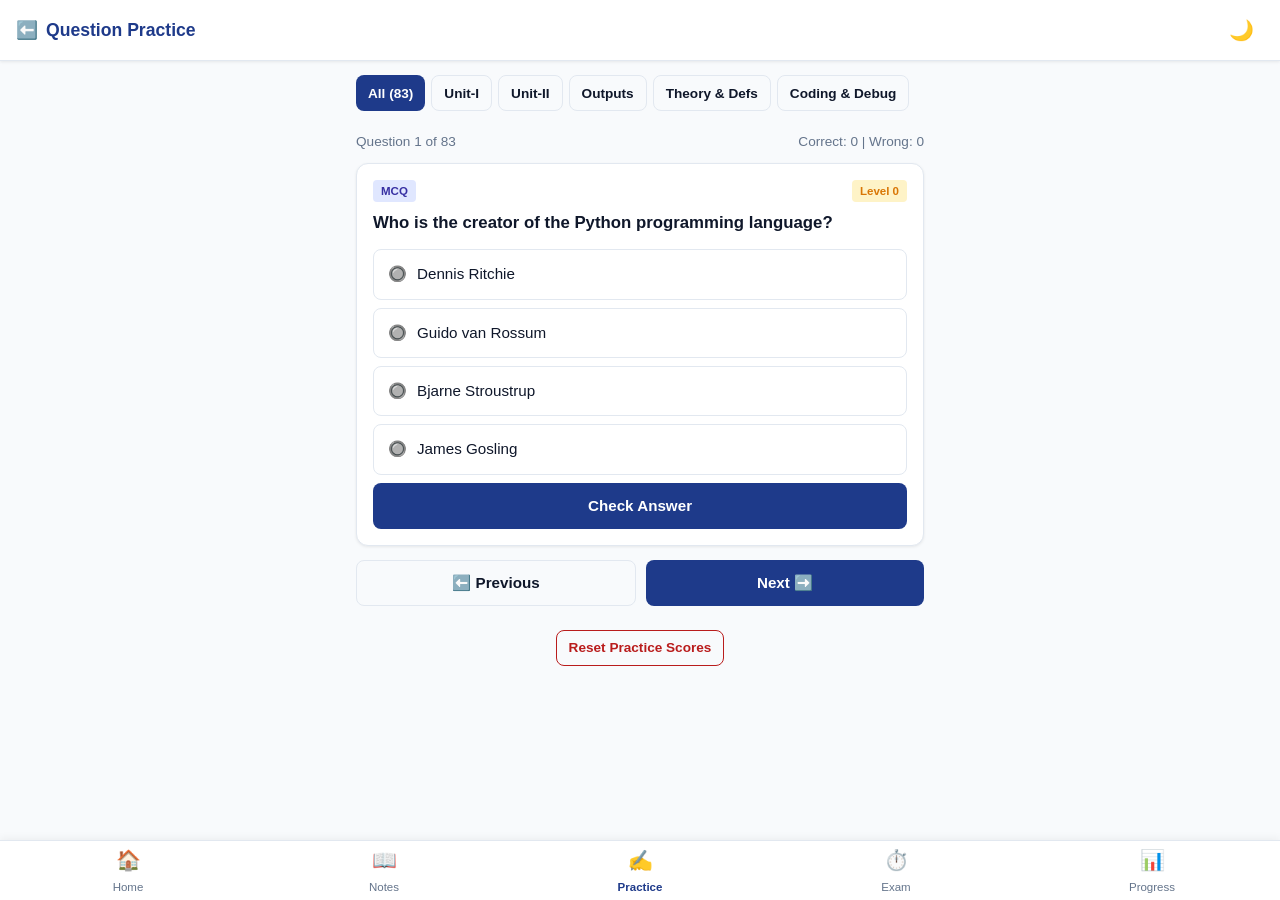
<file: practice.html>
<!DOCTYPE html>
<html lang="en">
<head>
  <meta charset="UTF-8">
  <meta name="viewport" content="width=device-width, initial-scale=1.0, maximum-scale=1.0, user-scalable=no">
  <title>Topic Question Practice - Python Exam Master</title>
  <link rel="stylesheet" href="css/main.css">
  <link rel="stylesheet" href="css/mobile.css">
  <style>
    .option-item {
      padding: 12px 14px;
      margin-bottom: 8px;
      border: 1.5px solid var(--border-color);
      border-radius: var(--radius-sm);
      cursor: pointer;
      display: flex;
      align-items: center;
      gap: 10px;
      font-size: 0.95rem;
      background: var(--bg-card);
      transition: all 0.15s ease;
    }
    .option-item:active {
      background: var(--border-color);
    }
    .option-item.selected {
      border-color: var(--primary);
      background: #eff6ff;
      font-weight: 600;
    }
    .option-item.correct {
      border-color: var(--success);
      background: var(--success-bg);
      color: var(--success);
      font-weight: 700;
    }
    .option-item.wrong {
      border-color: var(--danger);
      background: var(--danger-bg);
      color: var(--danger);
      font-weight: 700;
    }
    .explanation-card {
      background: #f8fafc;
      border: 1.5px solid var(--border-color);
      border-radius: var(--radius-sm);
      padding: 12px;
      margin-top: 14px;
      display: none;
    }
  </style>
</head>
<body>
  <div id="offline-banner" class="offline-banner">⚡ Offline Mode Active</div>

  <header class="app-header">
    <a href="index.html" class="header-brand">
      <span>⬅️</span>
      <span>Question Practice</span>
    </a>
    <div class="header-actions">
      <button id="theme-toggle-btn" class="icon-btn">🌙</button>
    </div>
  </header>

  <main class="container">
    <!-- Filter Bar -->
    <div style="display: flex; gap: 6px; overflow-x: auto; padding-bottom: 8px; margin-bottom: 12px; scrollbar-width: none;">
      <button id="filter-all" class="btn btn-sm btn-primary" onclick="setPracticeFilter('all')">All (83)</button>
      <button id="filter-u1" class="btn btn-sm btn-outline" onclick="setPracticeFilter('Unit-I')">Unit-I</button>
      <button id="filter-u2" class="btn btn-sm btn-outline" onclick="setPracticeFilter('Unit-II')">Unit-II</button>
      <button id="filter-output" class="btn btn-sm btn-outline" onclick="setPracticeFilter('PredictOutput')">Outputs</button>
      <button id="filter-theory" class="btn btn-sm btn-outline" onclick="setPracticeFilter('Theory')">Theory & Defs</button>
      <button id="filter-code" class="btn btn-sm btn-outline" onclick="setPracticeFilter('Code')">Coding & Debug</button>
    </div>

    <!-- Question Tracker Header -->
    <div style="display: flex; justify-content: space-between; align-items: center; margin-bottom: 10px; font-size: 0.85rem; color: var(--text-muted);">
      <span id="q-counter">Question 1 of ...</span>
      <span id="score-counter">Score: 0 / 0</span>
    </div>

    <!-- Practice Question Card -->
    <div class="card" id="practice-card">
      <div style="display: flex; justify-content: space-between; align-items: center; margin-bottom: 8px;">
        <span id="q-category-badge" class="badge badge-unit">MCQ</span>
        <span id="q-level-badge" class="badge badge-marks">Level 1</span>
      </div>

      <!-- Question Text -->
      <div id="q-text" style="font-size: 1.05rem; font-weight: 600; margin-bottom: 14px; line-height: 1.5; white-space: pre-line;">
        Loading question...
      </div>

      <!-- Options Container (for MCQ / TrueFalse) -->
      <div id="options-container"></div>

      <!-- Freeform text input (for Predict Output / FillBlank) -->
      <div id="text-input-container" style="display: none; margin-bottom: 12px;">
        <input type="text" id="user-text-input" placeholder="Type your answer here..." 
          style="width: 100%; padding: 12px; border: 1.5px solid var(--border-color); border-radius: var(--radius-sm); font-size: 0.95rem; background: var(--bg-main); color: var(--text-main);">
      </div>

      <!-- Submit / Check Button -->
      <button id="check-ans-btn" class="btn btn-primary" onclick="submitCurrentAnswer()">
        Check Answer
      </button>

      <!-- Explanation & Answer Reveal -->
      <div id="explanation-box" class="explanation-card">
        <div id="feedback-header" style="font-weight: 700; margin-bottom: 6px;"></div>
        <p style="font-size: 0.88rem; margin-bottom: 6px;">
          <strong>Correct Answer:</strong> <span id="correct-ans-text" style="color: var(--success); font-family: Consolas, monospace;"></span>
        </p>
        <p style="font-size: 0.84rem; color: var(--text-muted); line-height: 1.4;" id="explanation-text"></p>
      </div>
    </div>

    <!-- Navigation Buttons -->
    <div style="display: flex; gap: 10px; margin-top: 14px;">
      <button id="prev-btn" class="btn btn-outline" style="flex: 1;" onclick="navigateQ(-1)">⬅️ Previous</button>
      <button id="next-btn" class="btn btn-primary" style="flex: 1;" onclick="navigateQ(1)">Next ➡️</button>
    </div>

    <!-- Reset Progress Option -->
    <div style="text-align: center; margin-top: 24px;">
      <button class="btn btn-sm btn-outline" style="color: var(--danger); border-color: var(--danger);" onclick="resetQuestionsProgress()">
        Reset Practice Scores
      </button>
    </div>

  </main>

  <nav class="bottom-nav">
    <a href="index.html" class="nav-item">
      <span class="nav-icon">🏠</span>
      <span>Home</span>
    </a>
    <a href="notes.html" class="nav-item">
      <span class="nav-icon">📖</span>
      <span>Notes</span>
    </a>
    <a href="practice.html" class="nav-item active">
      <span class="nav-icon">✍️</span>
      <span>Practice</span>
    </a>
    <a href="exam.html" class="nav-item">
      <span class="nav-icon">⏱️</span>
      <span>Exam</span>
    </a>
    <a href="progress.html" class="nav-item">
      <span class="nav-icon">📊</span>
      <span>Progress</span>
    </a>
  </nav>

  <script src="js/storage.js"></script>
  <script src="js/app.js"></script>
  <script>
    let allQuestions = [];
    let filteredQuestions = [];
    let currentIndex = 0;
    let selectedOption = null;
    let isAnswerSubmitted = false;
    let currentFilter = 'all';

    async function init() {
      allQuestions = await loadJSON('data/questions.json') || [];
      
      const params = new URLSearchParams(window.location.search);
      const unit = params.get('unit');
      if (unit === 'unit-1') currentFilter = 'Unit-I';
      else if (unit === 'unit-2') currentFilter = 'Unit-II';

      applyFilter();
    }

    function setPracticeFilter(filter) {
      currentFilter = filter;
      document.querySelectorAll('#filter-all, #filter-u1, #filter-u2, #filter-output, #filter-theory, #filter-code').forEach(btn => {
        btn.className = 'btn btn-sm btn-outline';
      });
      if (filter === 'all') document.getElementById('filter-all').className = 'btn btn-sm btn-primary';
      if (filter === 'Unit-I') document.getElementById('filter-u1').className = 'btn btn-sm btn-primary';
      if (filter === 'Unit-II') document.getElementById('filter-u2').className = 'btn btn-sm btn-primary';
      if (filter === 'PredictOutput') document.getElementById('filter-output').className = 'btn btn-sm btn-primary';
      if (filter === 'Theory') document.getElementById('filter-theory').className = 'btn btn-sm btn-primary';
      if (filter === 'Code') document.getElementById('filter-code').className = 'btn btn-sm btn-primary';

      applyFilter();
    }

    function applyFilter() {
      if (currentFilter === 'all') {
        filteredQuestions = [...allQuestions];
      } else if (currentFilter === 'Unit-I' || currentFilter === 'Unit-II') {
        filteredQuestions = allQuestions.filter(q => q.unit === currentFilter);
      } else if (currentFilter === 'PredictOutput') {
        filteredQuestions = allQuestions.filter(q => q.category === 'PredictOutput');
      } else if (currentFilter === 'Theory') {
        filteredQuestions = allQuestions.filter(q => ['Definition', 'ShortAnswer', 'Descriptive'].includes(q.category));
      } else if (currentFilter === 'Code') {
        filteredQuestions = allQuestions.filter(q => ['Debugging', 'CodingExercise'].includes(q.category));
      }
      currentIndex = 0;
      renderQuestion();
    }

    function renderQuestion() {
      if (filteredQuestions.length === 0) return;
      const q = filteredQuestions[currentIndex];

      document.getElementById('q-counter').textContent = `Question ${currentIndex + 1} of ${filteredQuestions.length}`;
      document.getElementById('q-category-badge').textContent = q.category;
      document.getElementById('q-level-badge').textContent = q.level;
      document.getElementById('q-text').textContent = q.question;

      const progress = StorageManager.getQuestionProgress();
      document.getElementById('score-counter').textContent = `Correct: ${progress.correctCount} | Wrong: ${progress.wrongCount}`;

      const optionsBox = document.getElementById('options-container');
      const textBox = document.getElementById('text-input-container');
      const inputEl = document.getElementById('user-text-input');
      const explanationBox = document.getElementById('explanation-box');
      const checkBtn = document.getElementById('check-ans-btn');

      // Reset states
      selectedOption = null;
      isAnswerSubmitted = false;
      explanationBox.style.display = 'none';
      checkBtn.style.display = 'block';
      checkBtn.textContent = 'Check Answer';

      // Check if already attempted previously
      const priorAttempt = progress.attempted[q.id];

      if (q.options && q.options.length > 0) {
        optionsBox.style.display = 'block';
        textBox.style.display = 'none';

        optionsBox.innerHTML = q.options.map(opt => `
          <div class="option-item" onclick="selectOption(this, '${escapeQuotes(opt)}')">
            <span style="font-family: monospace;">🔘</span>
            <span>${escapeHtml(opt)}</span>
          </div>
        `).join('');

        if (priorAttempt) {
          showPriorAttempt(priorAttempt.selected, priorAttempt.isCorrect);
        }
      } else {
        optionsBox.style.display = 'none';
        textBox.style.display = 'block';
        inputEl.value = priorAttempt ? priorAttempt.selected : '';
        inputEl.disabled = false;

        if (priorAttempt) {
          showPriorAttempt(priorAttempt.selected, priorAttempt.isCorrect);
        }
      }

      document.getElementById('prev-btn').disabled = currentIndex === 0;
      document.getElementById('next-btn').disabled = currentIndex === filteredQuestions.length - 1;
    }

    function selectOption(el, optValue) {
      if (isAnswerSubmitted) return;
      document.querySelectorAll('.option-item').forEach(item => item.classList.remove('selected'));
      el.classList.add('selected');
      selectedOption = optValue;
    }

    function submitCurrentAnswer() {
      if (isAnswerSubmitted) return;
      const q = filteredQuestions[currentIndex];
      let userAns = '';

      if (q.options && q.options.length > 0) {
        if (!selectedOption) {
          alert('Please select an option first!');
          return;
        }
        userAns = selectedOption;
      } else {
        const textVal = document.getElementById('user-text-input').value.trim();
        if (!textVal) {
          alert('Please type your answer!');
          return;
        }
        userAns = textVal;
      }

      // Check correctness
      const isCorrect = userAns.trim().toLowerCase() === q.correct.trim().toLowerCase();
      StorageManager.saveQuestionAttempt(q.id, userAns, isCorrect);
      showPriorAttempt(userAns, isCorrect);
    }

    function showPriorAttempt(userAns, isCorrect) {
      isAnswerSubmitted = true;
      const q = filteredQuestions[currentIndex];
      const explanationBox = document.getElementById('explanation-box');
      const feedbackHeader = document.getElementById('feedback-header');

      if (q.options && q.options.length > 0) {
        document.querySelectorAll('.option-item').forEach(item => {
          const text = item.querySelector('span:nth-child(2)').textContent;
          if (text.trim().toLowerCase() === q.correct.trim().toLowerCase()) {
            item.classList.add('correct');
          } else if (text.trim().toLowerCase() === userAns.trim().toLowerCase() && !isCorrect) {
            item.classList.add('wrong');
          }
        });
      } else {
        document.getElementById('user-text-input').disabled = true;
      }

      feedbackHeader.innerHTML = isCorrect ? 
        '<span style="color: var(--success);">🎉 Correct Answer! (+1 Mark)</span>' : 
        '<span style="color: var(--danger);">❌ Incorrect Answer. Review explanation:</span>';

      document.getElementById('correct-ans-text').textContent = q.correct;
      document.getElementById('explanation-text').textContent = q.explanation;
      explanationBox.style.display = 'block';

      // Update score display
      const progress = StorageManager.getQuestionProgress();
      document.getElementById('score-counter').textContent = `Correct: ${progress.correctCount} | Wrong: ${progress.wrongCount}`;
    }

    function navigateQ(dir) {
      const nextIdx = currentIndex + dir;
      if (nextIdx >= 0 && nextIdx < filteredQuestions.length) {
        currentIndex = nextIdx;
        renderQuestion();
      }
    }

    function resetQuestionsProgress() {
      if (confirm('Are you sure you want to reset all question practice scores?')) {
        localStorage.removeItem('pem_question_progress');
        renderQuestion();
      }
    }

    function escapeHtml(text) {
      if (!text) return '';
      return text.replace(/&/g, "&amp;").replace(/</g, "&lt;").replace(/>/g, "&gt;");
    }

    function escapeQuotes(text) {
      if (!text) return '';
      return text.replace(/'/g, "\\'").replace(/"/g, '&quot;');
    }

    document.addEventListener('DOMContentLoaded', init);
  </script>
</body>
</html>
</file>
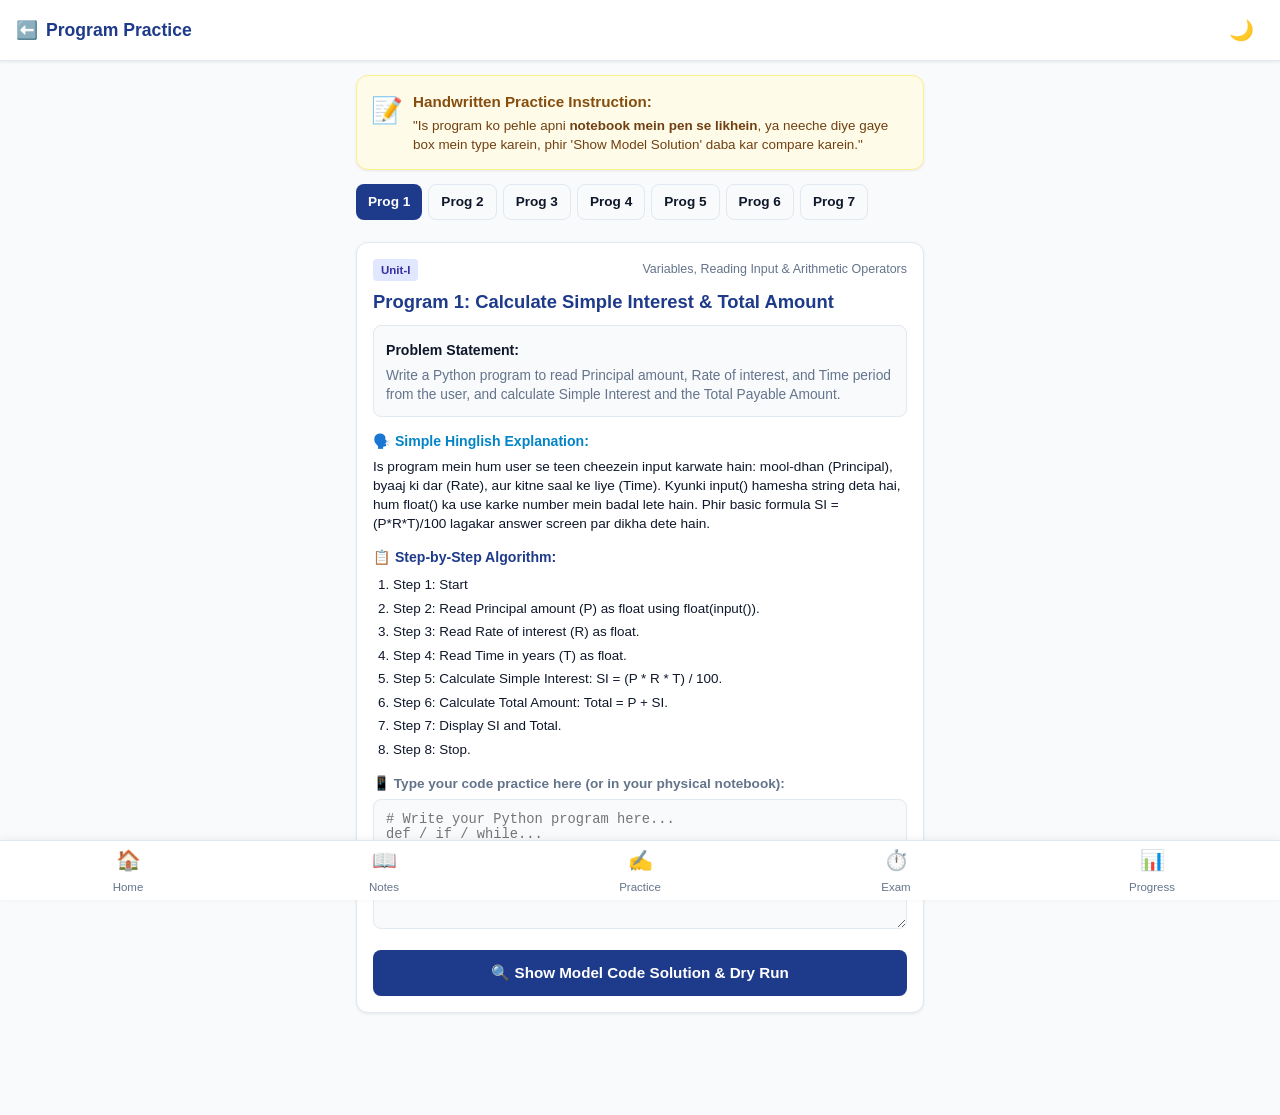
<file: programs.html>
<!DOCTYPE html>
<html lang="en">
<head>
  <meta charset="UTF-8">
  <meta name="viewport" content="width=device-width, initial-scale=1.0, maximum-scale=1.0, user-scalable=no">
  <title>Python Programs Practice - Smartphone & Notebook</title>
  <link rel="stylesheet" href="css/main.css">
  <link rel="stylesheet" href="css/mobile.css">
</head>
<body>
  <div id="offline-banner" class="offline-banner">⚡ Offline Mode Active</div>

  <header class="app-header">
    <a href="index.html" class="header-brand">
      <span>⬅️</span>
      <span>Program Practice</span>
    </a>
    <div class="header-actions">
      <button id="theme-toggle-btn" class="icon-btn">🌙</button>
    </div>
  </header>

  <main class="container">
    <!-- Notebook Practice Banner -->
    <div class="card" style="background: #fefce8; border: 1.5px solid #fef08a; padding: 14px; margin-bottom: 14px;">
      <div style="display: flex; gap: 10px; align-items: flex-start;">
        <span style="font-size: 1.6rem;">📝</span>
        <div>
          <strong style="color: #854d0e; font-size: 0.95rem;">Handwritten Practice Instruction:</strong>
          <p style="font-size: 0.84rem; color: #713f12; margin-top: 3px; line-height: 1.4;">
            "Is program ko pehle apni <strong>notebook mein pen se likhein</strong>, ya neeche diye gaye box mein type karein, phir 'Show Model Solution' daba kar compare karein."
          </p>
        </div>
      </div>
    </div>

    <!-- Program Selector Pills -->
    <div id="program-selector" style="display: flex; gap: 6px; overflow-x: auto; padding-bottom: 8px; margin-bottom: 14px;"></div>

    <!-- Active Program Container -->
    <div id="program-display-target">
      <div style="text-align: center; padding: 30px; color: var(--text-muted);">
        Loading programs...
      </div>
    </div>
  </main>

  <nav class="bottom-nav">
    <a href="index.html" class="nav-item">
      <span class="nav-icon">🏠</span>
      <span>Home</span>
    </a>
    <a href="notes.html" class="nav-item">
      <span class="nav-icon">📖</span>
      <span>Notes</span>
    </a>
    <a href="practice.html" class="nav-item">
      <span class="nav-icon">✍️</span>
      <span>Practice</span>
    </a>
    <a href="exam.html" class="nav-item">
      <span class="nav-icon">⏱️</span>
      <span>Exam</span>
    </a>
    <a href="progress.html" class="nav-item">
      <span class="nav-icon">📊</span>
      <span>Progress</span>
    </a>
  </nav>

  <script src="js/storage.js"></script>
  <script src="js/app.js"></script>
  <script>
    let allPrograms = [];
    let currentProgIndex = 0;

    async function init() {
      allPrograms = await loadJSON('data/programs.json') || [];
      renderSelector();
      renderProgram();
    }

    function renderSelector() {
      const container = document.getElementById('program-selector');
      container.innerHTML = allPrograms.map((p, i) => `
        <button class="btn btn-sm ${i === currentProgIndex ? 'btn-primary' : 'btn-outline'}" 
          style="white-space: nowrap;" onclick="switchProgram(${i})">
          Prog ${i + 1}
        </button>
      `).join('');
    }

    function switchProgram(index) {
      currentProgIndex = index;
      renderSelector();
      renderProgram();
    }

    function renderProgram() {
      const p = allPrograms[currentProgIndex];
      const target = document.getElementById('program-display-target');

      target.innerHTML = `
        <div class="card">
          <div style="display: flex; justify-content: space-between; align-items: center; margin-bottom: 6px;">
            <span class="badge ${p.unit === 'Unit-I' ? 'badge-unit' : 'badge-marks'}">${p.unit}</span>
            <span style="font-size: 0.78rem; color: var(--text-muted);">${p.chapter}</span>
          </div>
          <h2 style="font-size: 1.15rem; color: var(--primary); margin-bottom: 8px;">${p.title}</h2>
          
          <div style="background: var(--bg-main); padding: 12px; border-radius: var(--radius-sm); border: 1px solid var(--border-color); margin-bottom: 12px;">
            <strong style="color: var(--text-main); font-size: 0.88rem;">Problem Statement:</strong>
            <p style="font-size: 0.86rem; color: var(--text-muted); margin-top: 4px; line-height: 1.4;">${p.problem}</p>
          </div>

          <div style="margin-bottom: 12px;">
            <strong style="font-size: 0.88rem; color: #0284c7;">🗣️ Simple Hinglish Explanation:</strong>
            <p style="font-size: 0.85rem; color: var(--text-main); margin-top: 4px; line-height: 1.4;">${p.hinglish}</p>
          </div>

          <!-- Step-by-Step Algorithm -->
          <div style="margin-bottom: 14px;">
            <strong style="font-size: 0.88rem; color: var(--primary);">📋 Step-by-Step Algorithm:</strong>
            <ol style="padding-left: 20px; font-size: 0.84rem; margin-top: 6px; line-height: 1.45;">
              ${p.algorithm.map(step => `<li style="margin-bottom: 4px;">${step}</li>`).join('')}
            </ol>
          </div>

          <!-- Student Scratchpad / Mobile Typing Box -->
          <div style="margin-bottom: 14px;">
            <label style="font-size: 0.85rem; font-weight: 600; color: var(--text-muted); display: block; margin-bottom: 4px;">
              📱 Type your code practice here (or in your physical notebook):
            </label>
            <textarea id="student-code-pad" placeholder="# Write your Python program here...\ndef / if / while..." 
              style="width: 100%; min-height: 130px; padding: 12px; font-family: Consolas, monospace; font-size: 0.86rem; border: 1.5px solid var(--border-color); border-radius: var(--radius-sm); background: var(--bg-main); color: var(--text-main);"></textarea>
          </div>

          <button id="toggle-solution-btn" class="btn btn-primary" onclick="toggleSolution()">
            🔍 Show Model Code Solution & Dry Run
          </button>

          <!-- Model Solution Drawer -->
          <div id="solution-drawer" style="display: none; margin-top: 16px;">
            <div style="border-top: 2px dashed var(--border-color); padding-top: 14px;">
              <strong style="color: var(--success); font-size: 0.95rem;">✅ Model Python Code:</strong>
              <div class="code-block"><pre>${escapeHtml(p.code)}</pre></div>

              <strong style="font-size: 0.9rem; color: var(--primary); display: block; margin-top: 12px;">🔍 Line-by-Line Code Explanation:</strong>
              <ul style="padding-left: 18px; font-size: 0.85rem; margin-top: 6px; line-height: 1.4;">
                ${p.lineByLine.map(line => `<li style="margin-bottom: 4px;">${line}</li>`).join('')}
              </ul>

              <strong style="font-size: 0.9rem; color: var(--primary); display: block; margin-top: 12px;">📊 Complete Dry Run:</strong>
              <div class="table-wrapper">
                <table class="dry-run-table">
                  <thead><tr><th>Step</th><th>Action / Condition</th><th>Variable State</th></tr></thead>
                  <tbody>
                    ${p.dryRun.map(row => `<tr><td>${row.step}</td><td>${row.action}</td><td><strong>${row.state}</strong></td></tr>`).join('')}
                  </tbody>
                </table>
              </div>

              <strong style="font-size: 0.9rem; color: var(--primary); display: block; margin-top: 12px;">🖥️ Expected Output:</strong>
              <div class="code-block" style="border-left: 4px solid var(--success);"><pre>${escapeHtml(p.expectedOutput)}</pre></div>

              <div style="background: var(--danger-bg); border-left: 4px solid var(--danger); padding: 10px 12px; border-radius: 4px; margin-top: 12px;">
                <strong style="color: var(--danger); font-size: 0.85rem;">⚠️ Common Mistakes:</strong>
                <ul style="padding-left: 18px; font-size: 0.82rem; color: var(--danger); margin-top: 4px;">
                  ${p.commonMistakes.map(m => `<li>${m}</li>`).join('')}
                </ul>
              </div>

              <div style="background: var(--bg-main); padding: 10px 12px; border-radius: 4px; border: 1px solid var(--border-color); margin-top: 12px; font-size: 0.85rem;">
                <strong style="color: var(--primary);">Exam Weightage & Question:</strong>
                <p style="margin-top: 4px; color: var(--text-muted);">${p.examQuestions}</p>
              </div>
            </div>
          </div>
        </div>
      `;
    }

    function toggleSolution() {
      const drawer = document.getElementById('solution-drawer');
      const btn = document.getElementById('toggle-solution-btn');
      if (drawer.style.display === 'none') {
        drawer.style.display = 'block';
        btn.textContent = 'Hide Model Solution';
      } else {
        drawer.style.display = 'none';
        btn.textContent = '🔍 Show Model Code Solution & Dry Run';
      }
    }

    function escapeHtml(text) {
      if (!text) return '';
      return text.replace(/&/g, "&amp;").replace(/</g, "&lt;").replace(/>/g, "&gt;");
    }

    document.addEventListener('DOMContentLoaded', init);
  </script>
</body>
</html>
</file>
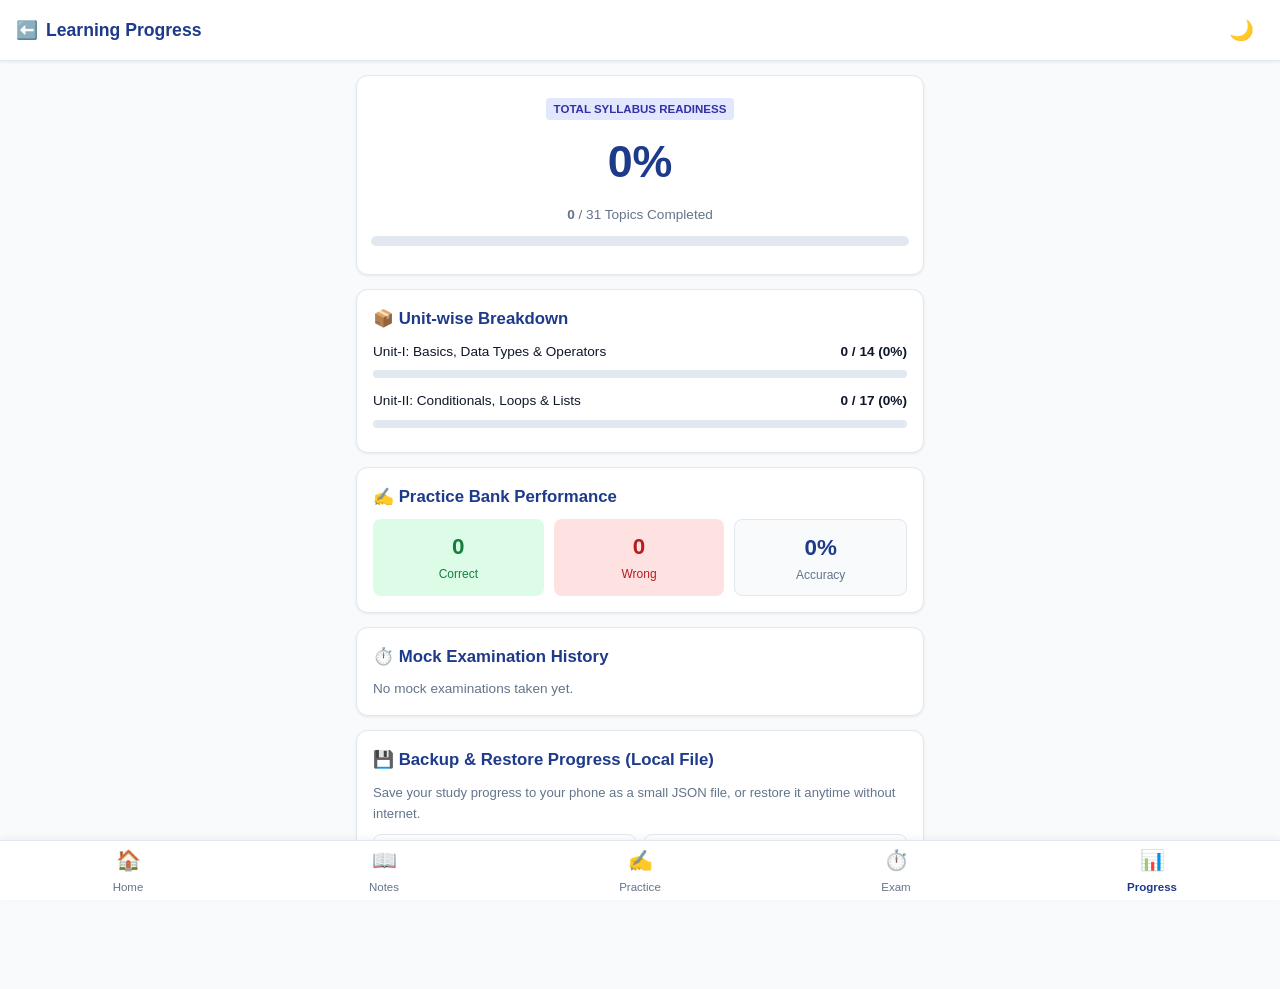
<file: progress.html>
<!DOCTYPE html>
<html lang="en">
<head>
  <meta charset="UTF-8">
  <meta name="viewport" content="width=device-width, initial-scale=1.0, maximum-scale=1.0, user-scalable=no">
  <title>Your Learning & Exam Progress - Python Exam Master</title>
  <link rel="stylesheet" href="css/main.css">
  <link rel="stylesheet" href="css/mobile.css">
</head>
<body>
  <div id="offline-banner" class="offline-banner">⚡ Offline Mode Active</div>

  <header class="app-header">
    <a href="index.html" class="header-brand">
      <span>⬅️</span>
      <span>Learning Progress</span>
    </a>
    <div class="header-actions">
      <button id="theme-toggle-btn" class="icon-btn">🌙</button>
    </div>
  </header>

  <main class="container">
    <!-- Overall Completion Card -->
    <div class="card" style="text-align: center; padding: 20px 14px;">
      <span class="badge badge-unit">TOTAL SYLLABUS READINESS</span>
      <div id="prog-total-percent" style="font-size: 2.8rem; font-weight: 800; color: var(--primary); margin: 6px 0;">0%</div>
      <p style="font-size: 0.85rem; color: var(--text-muted);">
        <strong id="prog-topics-count">0</strong> / 31 Topics Completed
      </p>
      <div class="progress-container" style="height: 10px; margin-top: 10px;">
        <div id="prog-topics-bar" class="progress-bar" style="width: 0%;"></div>
      </div>
    </div>

    <!-- Unit-wise Progress -->
    <div class="card">
      <h3 class="card-title">📦 Unit-wise Breakdown</h3>
      <div style="margin-bottom: 12px;">
        <div style="display: flex; justify-content: space-between; font-size: 0.85rem; margin-bottom: 4px;">
          <span>Unit-I: Basics, Data Types & Operators</span>
          <strong id="prog-u1-text">0 / 14</strong>
        </div>
        <div class="progress-container"><div id="prog-u1-bar" class="progress-bar" style="width: 0%;"></div></div>
      </div>

      <div>
        <div style="display: flex; justify-content: space-between; font-size: 0.85rem; margin-bottom: 4px;">
          <span>Unit-II: Conditionals, Loops & Lists</span>
          <strong id="prog-u2-text">0 / 17</strong>
        </div>
        <div class="progress-container"><div id="prog-u2-bar" class="progress-bar" style="width: 0%;"></div></div>
      </div>
    </div>

    <!-- Practice Questions Performance -->
    <div class="card">
      <h3 class="card-title">✍️ Practice Bank Performance</h3>
      <div style="display: flex; gap: 10px; text-align: center; margin-top: 8px;">
        <div style="flex: 1; background: var(--success-bg); padding: 10px; border-radius: var(--radius-sm);">
          <strong style="color: var(--success); font-size: 1.4rem;" id="prog-correct">0</strong>
          <span style="display: block; font-size: 0.75rem; color: var(--success);">Correct</span>
        </div>
        <div style="flex: 1; background: var(--danger-bg); padding: 10px; border-radius: var(--radius-sm);">
          <strong style="color: var(--danger); font-size: 1.4rem;" id="prog-wrong">0</strong>
          <span style="display: block; font-size: 0.75rem; color: var(--danger);">Wrong</span>
        </div>
        <div style="flex: 1; background: var(--bg-main); padding: 10px; border-radius: var(--radius-sm); border: 1px solid var(--border-color);">
          <strong style="color: var(--primary); font-size: 1.4rem;" id="prog-accuracy">0%</strong>
          <span style="display: block; font-size: 0.75rem; color: var(--text-muted);">Accuracy</span>
        </div>
      </div>
    </div>

    <!-- Exam Mock Simulation History -->
    <div class="card">
      <h3 class="card-title">⏱️ Mock Examination History</h3>
      <div id="exam-history-list" style="font-size: 0.85rem; line-height: 1.5; color: var(--text-muted);">
        No mock examinations taken yet.
      </div>
    </div>

    <!-- Local Progress Backup & Restore -->
    <div class="card">
      <h3 class="card-title">💾 Backup & Restore Progress (Local File)</h3>
      <p style="font-size: 0.82rem; color: var(--text-muted); margin-bottom: 10px;">
        Save your study progress to your phone as a small JSON file, or restore it anytime without internet.
      </p>
      <div style="display: flex; gap: 8px;">
        <button class="btn btn-outline btn-sm" style="flex: 1;" onclick="exportBackup()">
          📥 Export Backup
        </button>
        <button class="btn btn-outline btn-sm" style="flex: 1;" onclick="document.getElementById('import-file-input').click()">
          📤 Import Backup
        </button>
      </div>
      <input type="file" id="import-file-input" accept=".json" style="display: none;" onchange="importBackup(event)">
    </div>
  </main>

  <nav class="bottom-nav">
    <a href="index.html" class="nav-item">
      <span class="nav-icon">🏠</span>
      <span>Home</span>
    </a>
    <a href="notes.html" class="nav-item">
      <span class="nav-icon">📖</span>
      <span>Notes</span>
    </a>
    <a href="practice.html" class="nav-item">
      <span class="nav-icon">✍️</span>
      <span>Practice</span>
    </a>
    <a href="exam.html" class="nav-item">
      <span class="nav-icon">⏱️</span>
      <span>Exam</span>
    </a>
    <a href="progress.html" class="nav-item active">
      <span class="nav-icon">📊</span>
      <span>Progress</span>
    </a>
  </nav>

  <script src="js/storage.js"></script>
  <script src="js/app.js"></script>
  <script>
    document.addEventListener('DOMContentLoaded', () => {
      // 1. Topics Completion
      const completed = StorageManager.getCompletedTopics();
      const total = 31;
      const count = completed.length;
      const pct = Math.round((count / total) * 100);

      document.getElementById('prog-topics-count').textContent = count;
      document.getElementById('prog-total-percent').textContent = pct + '%';
      document.getElementById('prog-topics-bar').style.width = pct + '%';

      let u1 = 0, u2 = 0;
      completed.forEach(id => {
        if (id.startsWith('u1-')) u1++;
        if (id.startsWith('u2-')) u2++;
      });

      const u1Pct = Math.round((u1 / 14) * 100);
      const u2Pct = Math.round((u2 / 17) * 100);

      document.getElementById('prog-u1-text').textContent = `${u1} / 14 (${u1Pct}%)`;
      document.getElementById('prog-u1-bar').style.width = u1Pct + '%';

      document.getElementById('prog-u2-text').textContent = `${u2} / 17 (${u2Pct}%)`;
      document.getElementById('prog-u2-bar').style.width = u2Pct + '%';

      // 2. Question Performance
      const qProg = StorageManager.getQuestionProgress();
      const correct = qProg.correctCount || 0;
      const wrong = qProg.wrongCount || 0;
      const totalAttempted = correct + wrong;
      const accuracy = totalAttempted > 0 ? Math.round((correct / totalAttempted) * 100) : 0;

      document.getElementById('prog-correct').textContent = correct;
      document.getElementById('prog-wrong').textContent = wrong;
      document.getElementById('prog-accuracy').textContent = accuracy + '%';

      // 3. Exam History
      const exams = StorageManager.getExamHistory();
      const examEl = document.getElementById('exam-history-list');
      if (exams.length > 0) {
        examEl.innerHTML = exams.map(e => {
          const totalStr = e.totalScore !== undefined ? `${e.totalScore}/35 Marks` : `${e.q1Score}/7 Marks (Objective)`;
          const descStr = e.descriptiveScore !== undefined ? ` [Obj: ${e.q1Score}M + Desc: ${e.descriptiveScore}M]` : '';
          const statusStr = e.attemptStatus ? ` • <em>${e.attemptStatus}</em>` : '';
          return `
            <div style="background: var(--bg-main); border: 1.5px solid var(--border-color); padding: 10px 12px; border-radius: 6px; margin-bottom: 8px;">
              <div style="display: flex; justify-content: space-between; align-items: center; margin-bottom: 4px;">
                <strong style="color: var(--primary);">${e.paperTitle || 'Model Exam'}</strong>
                <span class="badge badge-marks">${totalStr}</span>
              </div>
              <div style="font-size: 0.78rem; color: var(--text-muted);">
                ${descStr} Duration: ${e.minsTaken || 0} mins • Date: ${e.date}${statusStr}
              </div>
            </div>
          `;
        }).join('');
      }
    });

    function exportBackup() {
      const dataStr = StorageManager.exportAllDataJSON();
      const blob = new Blob([dataStr], { type: "application/json" });
      const url = URL.createObjectURL(blob);
      const a = document.createElement('a');
      a.href = url;
      a.download = `python_exam_master_backup_${new Date().toISOString().slice(0,10)}.json`;
      a.click();
      URL.revokeObjectURL(url);
    }

    function importBackup(e) {
      const file = e.target.files[0];
      if (!file) return;
      const reader = new FileReader();
      reader.onload = function(evt) {
        const res = StorageManager.importDataJSON(evt.target.result);
        if (res.success) {
          alert('Progress restored successfully! Reloading...');
          location.reload();
        } else {
          alert('Failed to import backup file: ' + res.error);
        }
      };
      reader.readAsText(file);
    }
  </script>
</body>
</html>
</file>
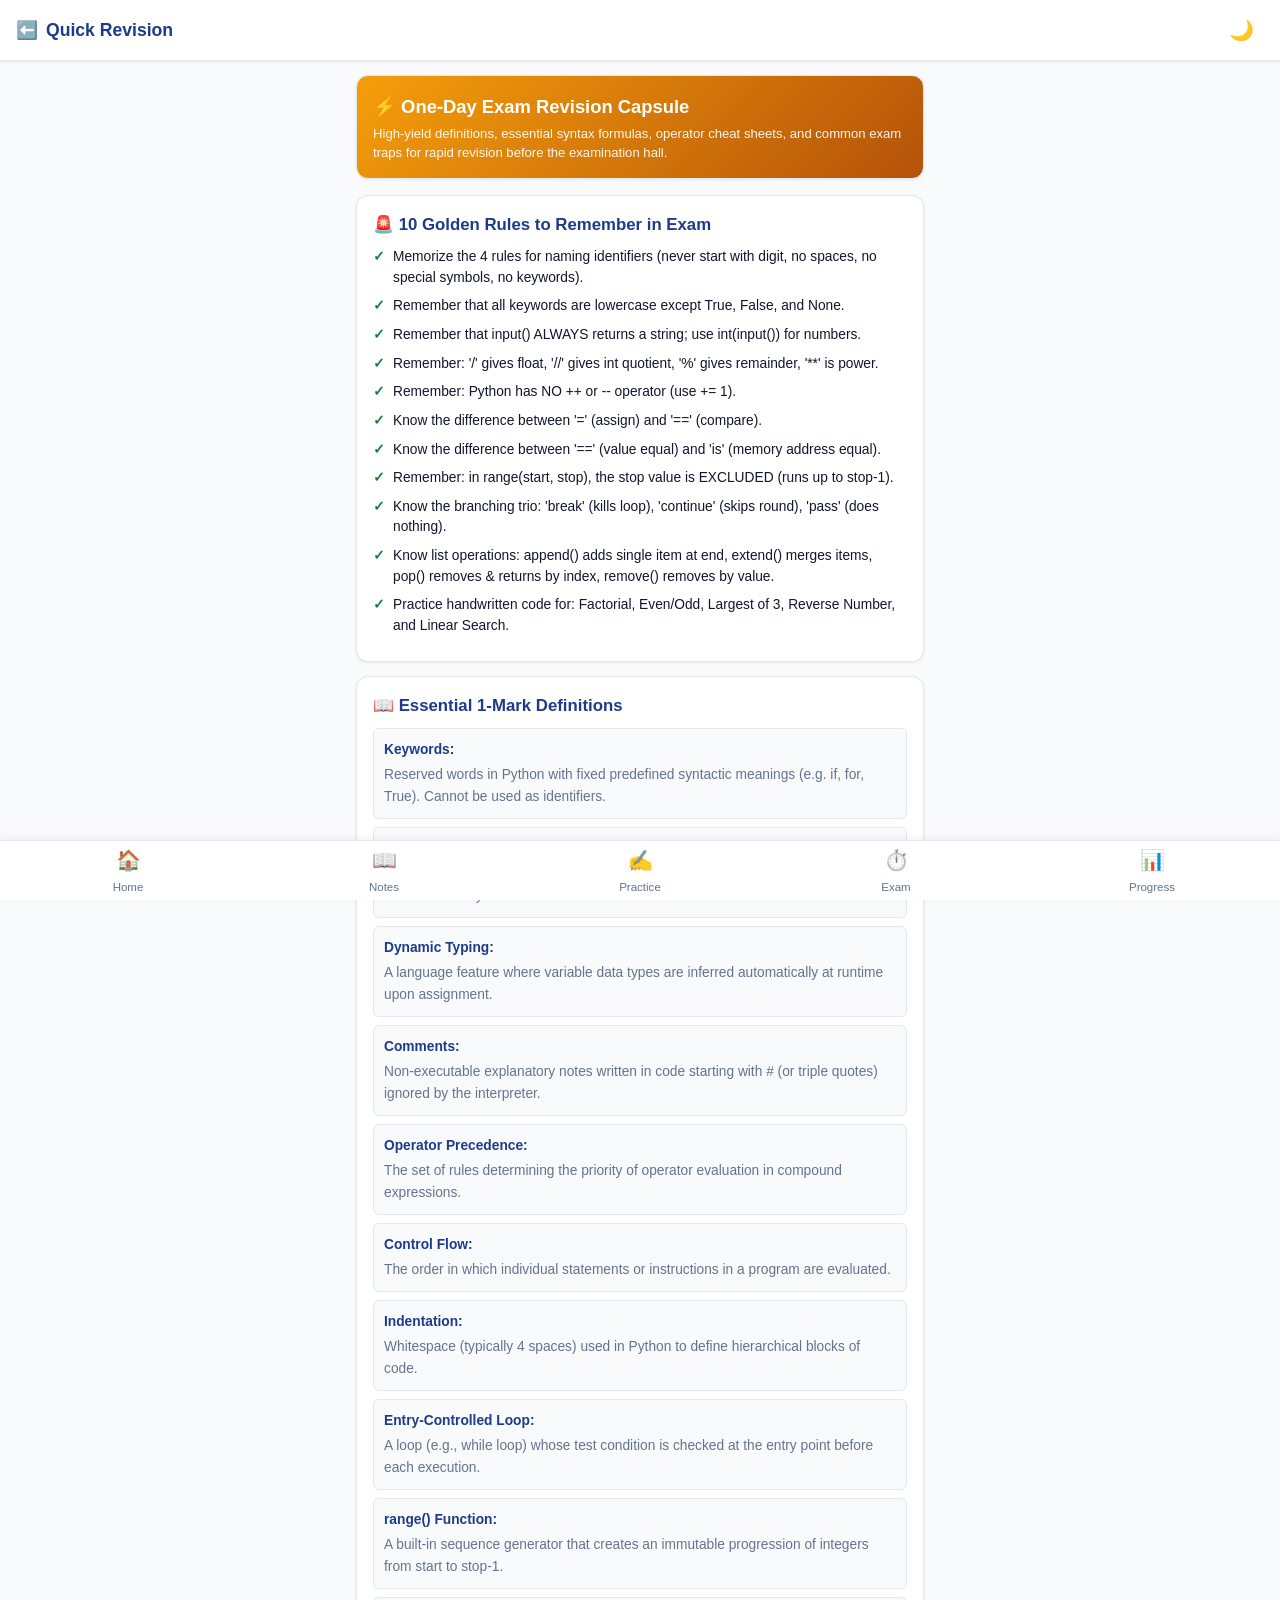
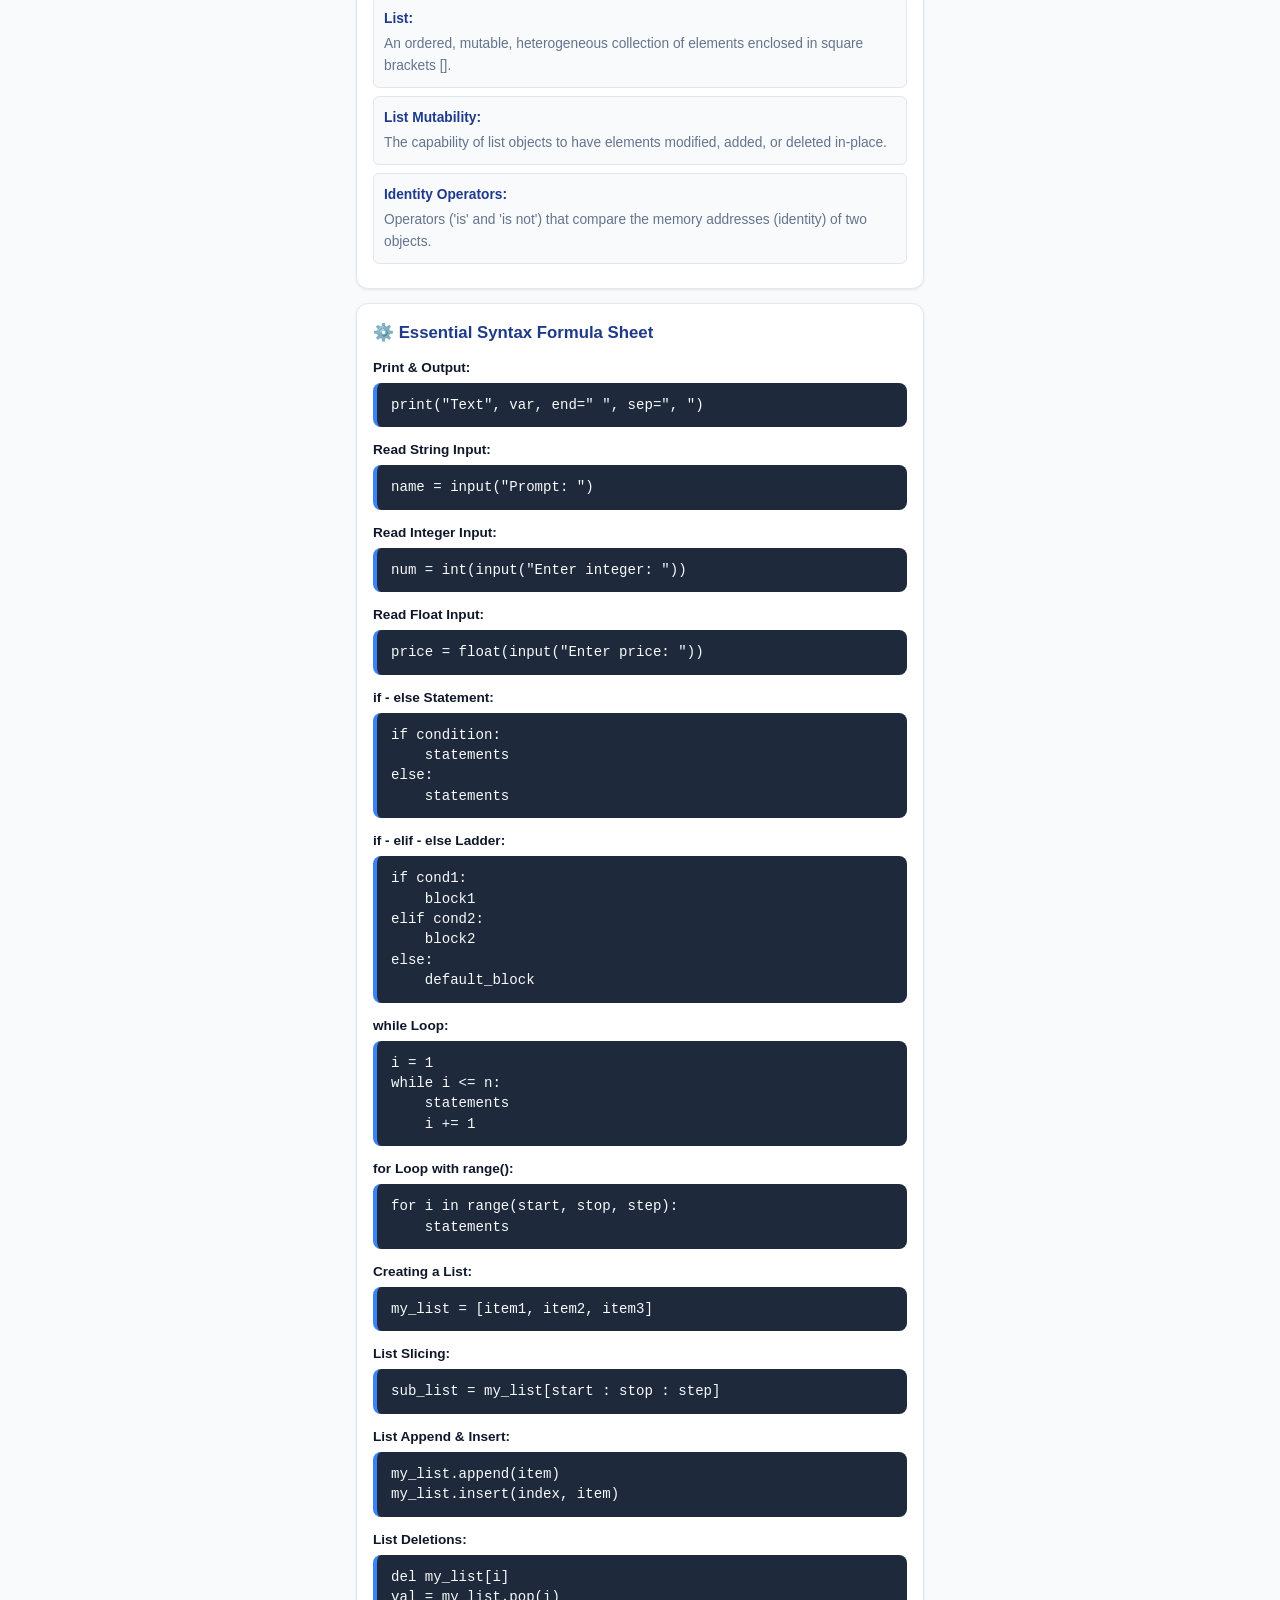
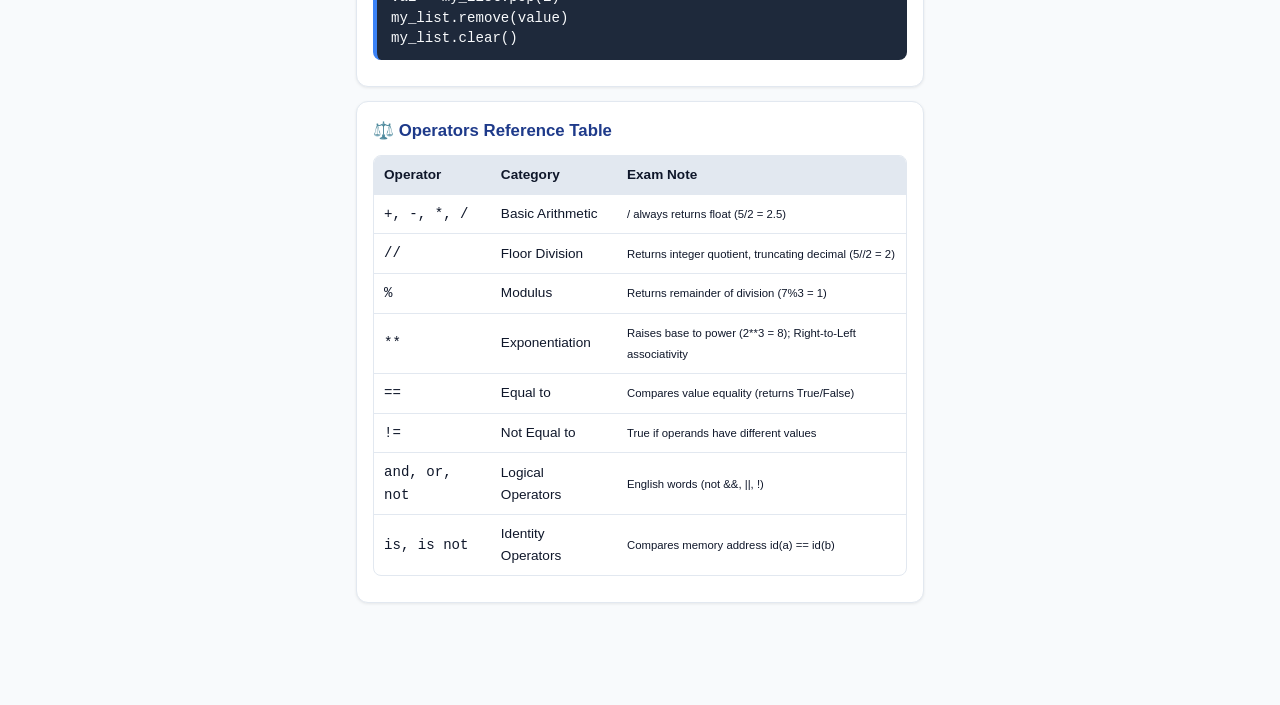
<file: revision.html>
<!DOCTYPE html>
<html lang="en">
<head>
  <meta charset="UTF-8">
  <meta name="viewport" content="width=device-width, initial-scale=1.0, maximum-scale=1.0, user-scalable=no">
  <title>One-Day & Last-Minute Exam Revision - Python Programming</title>
  <link rel="stylesheet" href="css/main.css">
  <link rel="stylesheet" href="css/mobile.css">
</head>
<body>
  <div id="offline-banner" class="offline-banner">⚡ Offline Mode Active</div>

  <header class="app-header">
    <a href="index.html" class="header-brand">
      <span>⬅️</span>
      <span>Quick Revision</span>
    </a>
    <div class="header-actions">
      <button id="theme-toggle-btn" class="icon-btn">🌙</button>
    </div>
  </header>

  <main class="container">
    <!-- Revision Banner -->
    <div class="card" style="background: linear-gradient(135deg, #f59e0b 0%, #b45309 100%); color: #ffffff; padding: 16px; margin-bottom: 16px;">
      <h2 style="font-size: 1.15rem; font-weight: 800; margin-bottom: 4px;">⚡ One-Day Exam Revision Capsule</h2>
      <p style="font-size: 0.82rem; opacity: 0.95; line-height: 1.4;">
        High-yield definitions, essential syntax formulas, operator cheat sheets, and common exam traps for rapid revision before the examination hall.
      </p>
    </div>

    <!-- Section 1: One-Day Exam Checklist -->
    <div class="card">
      <h3 class="card-title">🚨 10 Golden Rules to Remember in Exam</h3>
      <div id="revision-checklist" style="font-size: 0.86rem; line-height: 1.5; color: var(--text-main);"></div>
    </div>

    <!-- Section 2: Important Definitions (1-Mark Direct) -->
    <div class="card">
      <h3 class="card-title">📖 Essential 1-Mark Definitions</h3>
      <div id="definitions-list" style="font-size: 0.86rem;"></div>
    </div>

    <!-- Section 3: Python Syntax Cheat-Sheet -->
    <div class="card">
      <h3 class="card-title">⚙️ Essential Syntax Formula Sheet</h3>
      <div id="syntax-list"></div>
    </div>

    <!-- Section 4: Operators Quick Comparison -->
    <div class="card">
      <h3 class="card-title">⚖️ Operators Reference Table</h3>
      <div class="table-wrapper">
        <table class="dry-run-table">
          <thead><tr><th>Operator</th><th>Category</th><th>Exam Note</th></tr></thead>
          <tbody id="operators-table-body"></tbody>
        </table>
      </div>
    </div>
  </main>

  <nav class="bottom-nav">
    <a href="index.html" class="nav-item">
      <span class="nav-icon">🏠</span>
      <span>Home</span>
    </a>
    <a href="notes.html" class="nav-item">
      <span class="nav-icon">📖</span>
      <span>Notes</span>
    </a>
    <a href="practice.html" class="nav-item">
      <span class="nav-icon">✍️</span>
      <span>Practice</span>
    </a>
    <a href="exam.html" class="nav-item">
      <span class="nav-icon">⏱️</span>
      <span>Exam</span>
    </a>
    <a href="progress.html" class="nav-item">
      <span class="nav-icon">📊</span>
      <span>Progress</span>
    </a>
  </nav>

  <script src="js/storage.js"></script>
  <script src="js/app.js"></script>
  <script>
    async function init() {
      const data = await loadJSON('data/revision.json') || {};

      // 1. Checklist
      const checkEl = document.getElementById('revision-checklist');
      checkEl.innerHTML = (data.oneDayRevisionChecklist || []).map((item, i) => `
        <div style="display: flex; gap: 8px; margin-bottom: 8px; align-items: flex-start;">
          <span style="color: var(--success); font-weight: 700;">✓</span>
          <span>${item}</span>
        </div>
      `).join('');

      // 2. Definitions
      const defEl = document.getElementById('definitions-list');
      defEl.innerHTML = (data.quickDefinitions || []).map(d => `
        <div style="background: var(--bg-main); border: 1px solid var(--border-color); border-radius: 6px; padding: 10px; margin-bottom: 8px;">
          <strong style="color: var(--primary);">${d.term}:</strong>
          <p style="margin-top: 3px; color: var(--text-muted);">${d.def}</p>
        </div>
      `).join('');

      // 3. Syntax list
      const synEl = document.getElementById('syntax-list');
      synEl.innerHTML = (data.syntaxCheatSheet || []).map(s => `
        <div style="margin-bottom: 10px;">
          <strong style="font-size: 0.85rem; color: var(--text-main);">${s.title}:</strong>
          <div class="code-block" style="margin: 4px 0;"><pre>${escapeHtml(s.syntax)}</pre></div>
        </div>
      `).join('');

      // 4. Operators table
      const opTable = document.getElementById('operators-table-body');
      opTable.innerHTML = (data.operatorsComparison || []).map(o => `
        <tr>
          <td><code>${escapeHtml(o.op)}</code></td>
          <td>${o.name}</td>
          <td><small>${o.notes}</small></td>
        </tr>
      `).join('');
    }

    function escapeHtml(text) {
      if (!text) return '';
      return String(text).replace(/&/g, "&amp;").replace(/</g, "&lt;").replace(/>/g, "&gt;");
    }

    document.addEventListener('DOMContentLoaded', init);
  </script>
</body>
</html>
</file>
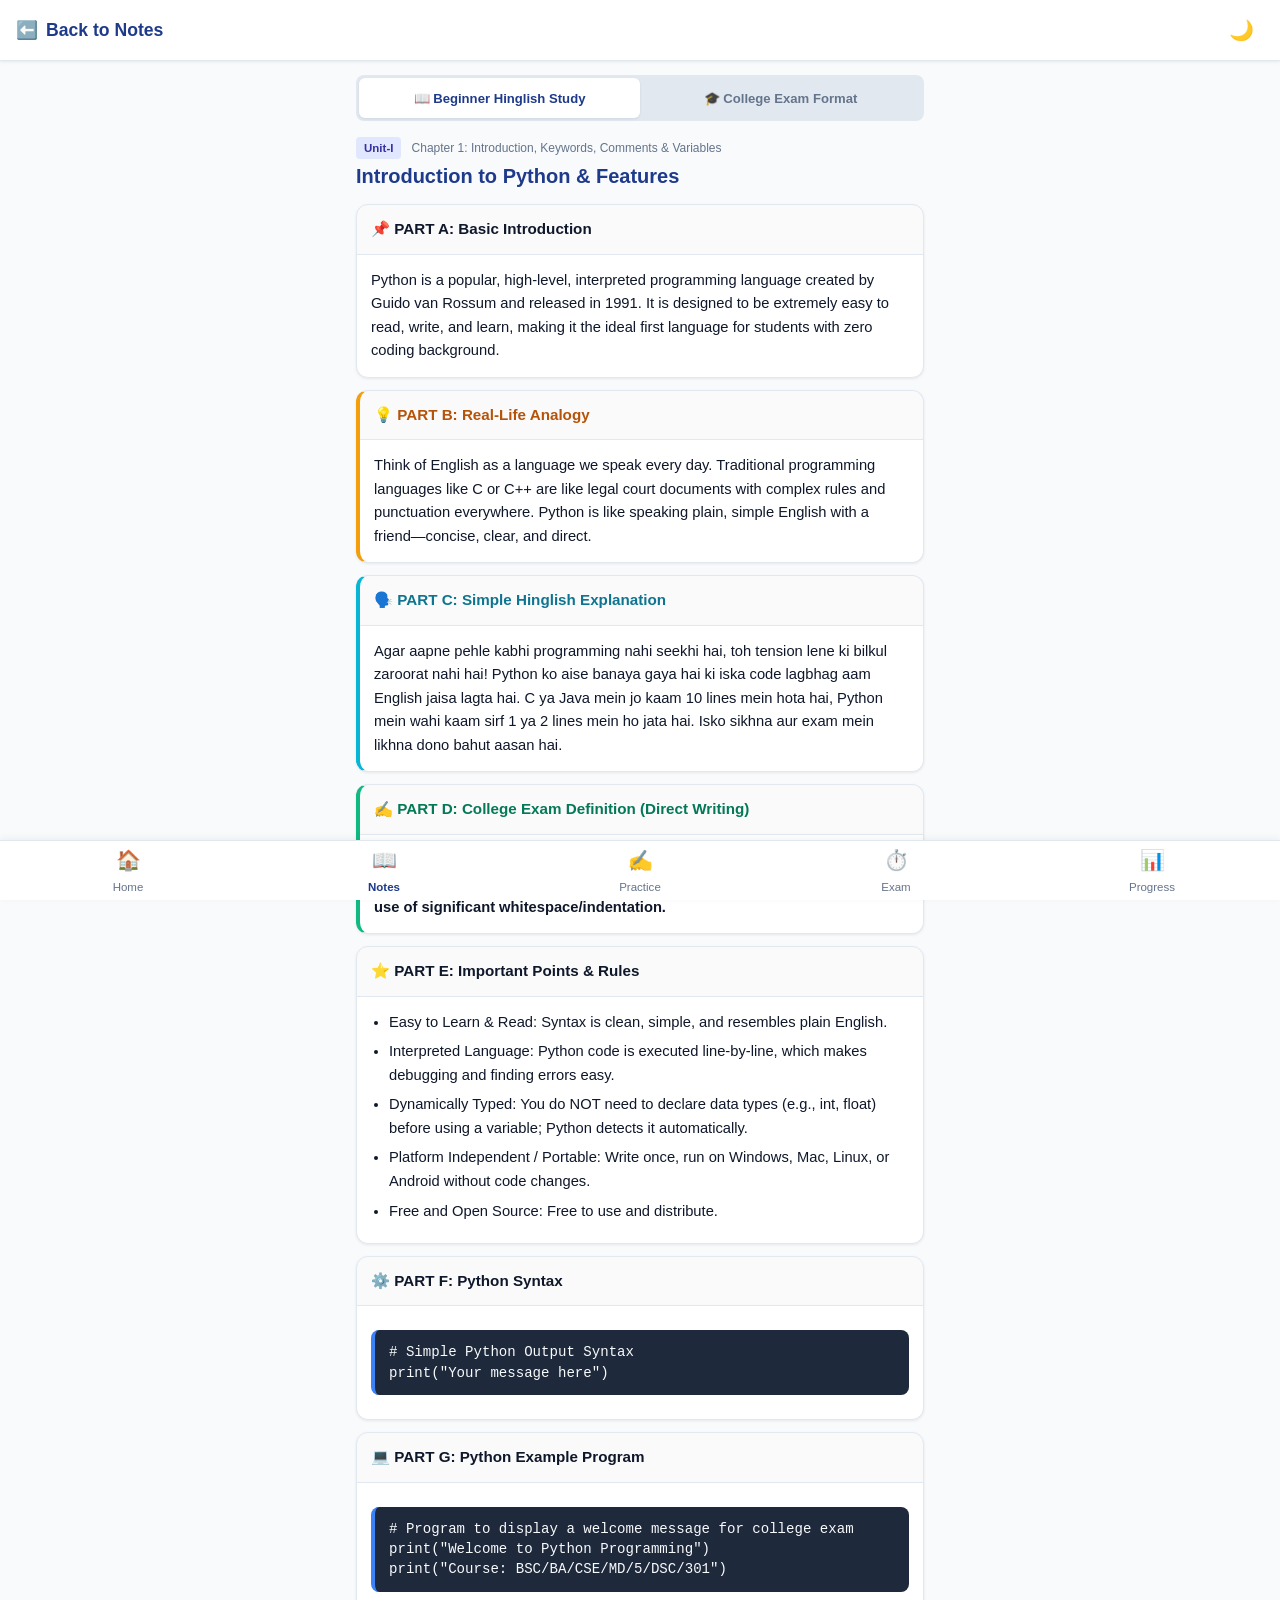
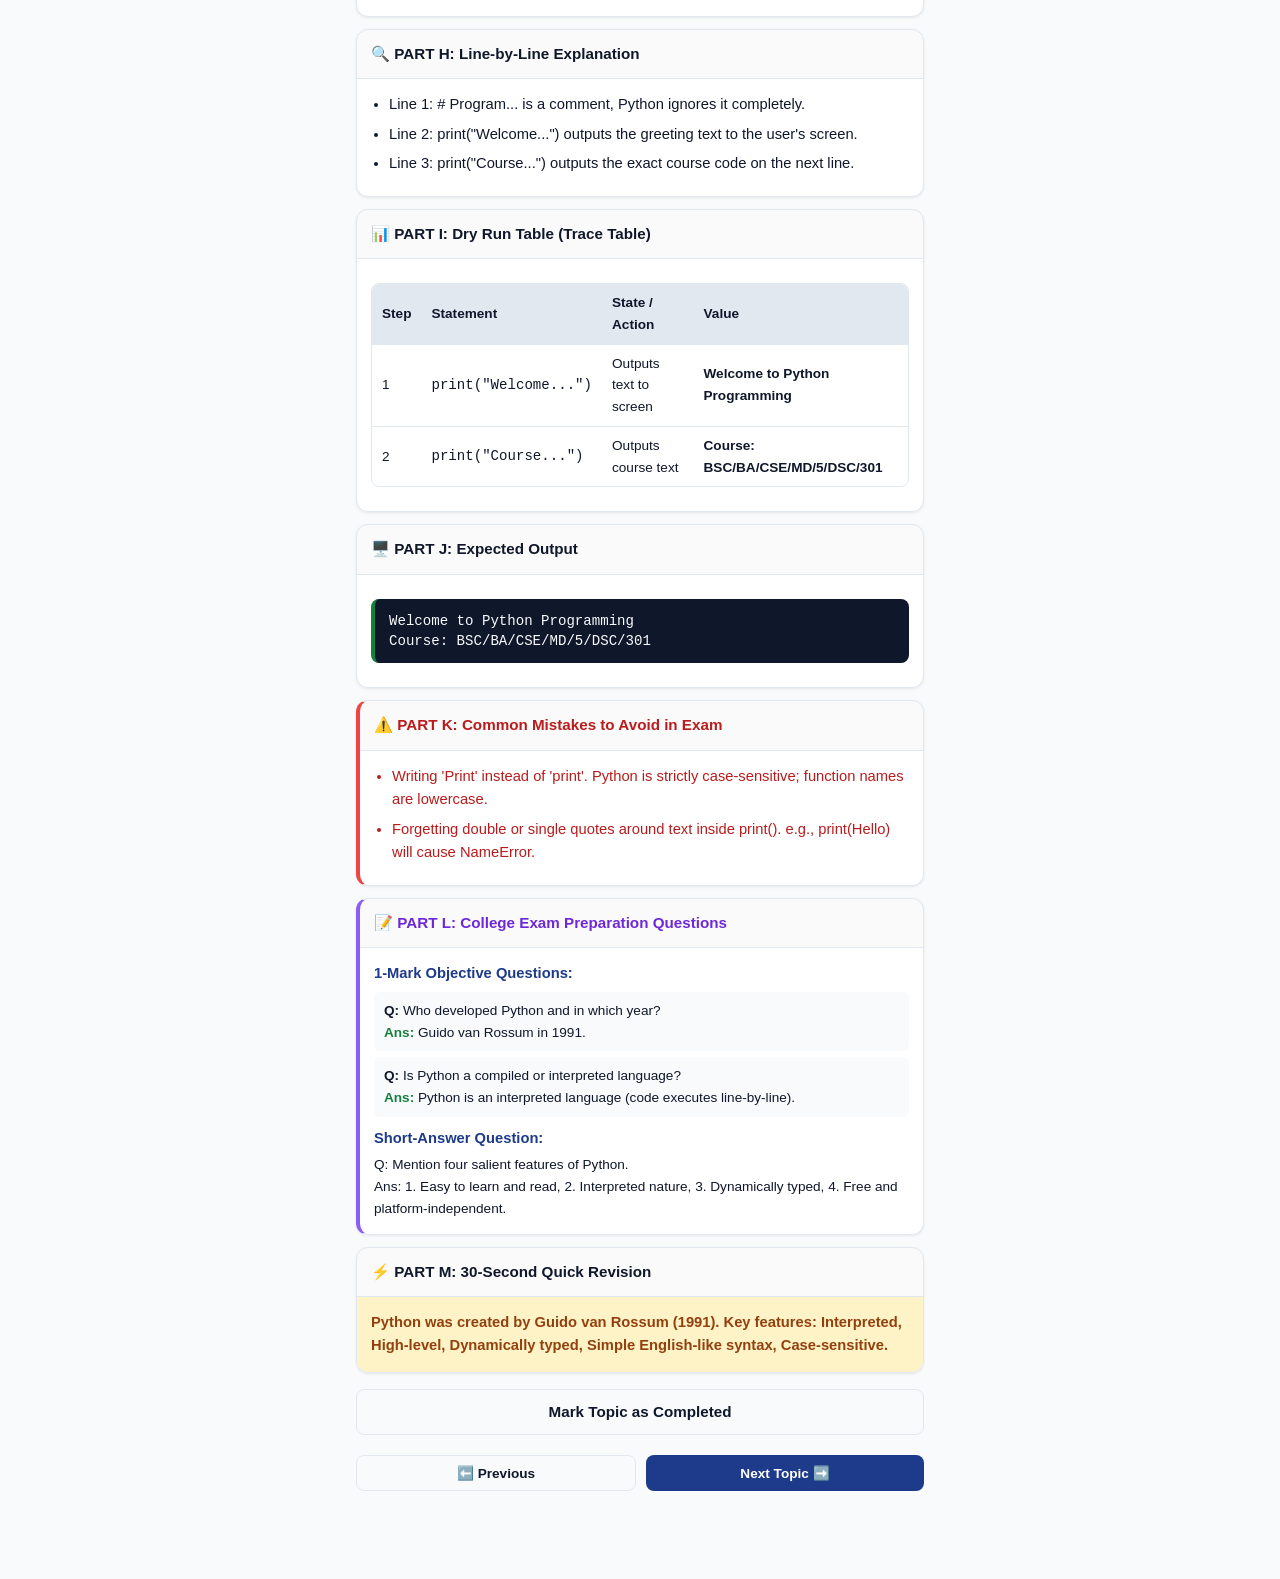
<file: topic.html>
<!DOCTYPE html>
<html lang="en">
<head>
  <meta charset="UTF-8">
  <meta name="viewport" content="width=device-width, initial-scale=1.0, maximum-scale=1.0, user-scalable=no">
  <title>Topic Details - Python Notes</title>
  <link rel="stylesheet" href="css/main.css">
  <link rel="stylesheet" href="css/notes.css">
  <link rel="stylesheet" href="css/mobile.css">
</head>
<body>
  <div id="offline-banner" class="offline-banner">⚡ Offline Mode Active</div>

  <header class="app-header">
    <a href="notes.html" class="header-brand">
      <span>⬅️</span>
      <span>Back to Notes</span>
    </a>
    <div class="header-actions">
      <button id="theme-toggle-btn" class="icon-btn">🌙</button>
    </div>
  </header>

  <main class="container">

    <!-- View Mode Switcher -->
    <div class="mode-toggle-bar">
      <button id="mode-study-btn" class="mode-tab active" onclick="switchViewMode('study')">
        📖 Beginner Hinglish Study
      </button>
      <button id="mode-exam-btn" class="mode-tab" onclick="switchViewMode('exam')">
        🎓 College Exam Format
      </button>
    </div>

    <!-- Topic Content Target -->
    <div id="topic-content-wrapper">
      <div style="text-align: center; padding: 40px; color: var(--text-muted);">
        Loading topic notes...
      </div>
    </div>

    <!-- Completion Button -->
    <div class="complete-btn-container">
      <button id="complete-toggle-btn" class="btn btn-outline" onclick="toggleCompletion()">
        Mark Topic as Completed
      </button>
    </div>

    <!-- Prev / Next Navigation -->
    <div class="topic-nav">
      <button id="prev-topic-btn" class="btn btn-outline btn-sm" onclick="navigateTopic(-1)">⬅️ Previous</button>
      <button id="next-topic-btn" class="btn btn-primary btn-sm" onclick="navigateTopic(1)">Next Topic ➡️</button>
    </div>

  </main>

  <nav class="bottom-nav">
    <a href="index.html" class="nav-item">
      <span class="nav-icon">🏠</span>
      <span>Home</span>
    </a>
    <a href="notes.html" class="nav-item active">
      <span class="nav-icon">📖</span>
      <span>Notes</span>
    </a>
    <a href="practice.html" class="nav-item">
      <span class="nav-icon">✍️</span>
      <span>Practice</span>
    </a>
    <a href="exam.html" class="nav-item">
      <span class="nav-icon">⏱️</span>
      <span>Exam</span>
    </a>
    <a href="progress.html" class="nav-item">
      <span class="nav-icon">📊</span>
      <span>Progress</span>
    </a>
  </nav>

  <script src="js/storage.js"></script>
  <script src="js/app.js"></script>
  <script>
    let allNotes = [];
    let currentTopicIndex = -1;
    let currentViewMode = 'study'; // 'study' or 'exam'

    async function init() {
      allNotes = await loadJSON('data/notes.json') || [];
      const params = new URLSearchParams(window.location.search);
      const topicId = params.get('id') || 'u1-t1';

      currentTopicIndex = allNotes.findIndex(t => t.id === topicId);
      if (currentTopicIndex === -1) currentTopicIndex = 0;

      renderCurrentTopic();
    }

    function switchViewMode(mode) {
      currentViewMode = mode;
      document.getElementById('mode-study-btn').className = mode === 'study' ? 'mode-tab active' : 'mode-tab';
      document.getElementById('mode-exam-btn').className = mode === 'exam' ? 'mode-tab active' : 'mode-tab';
      renderCurrentTopic();
    }

    function renderCurrentTopic() {
      const topic = allNotes[currentTopicIndex];
      if (!topic) return;

      const isCompleted = StorageManager.isTopicCompleted(topic.id);
      const completeBtn = document.getElementById('complete-toggle-btn');
      if (isCompleted) {
        completeBtn.textContent = '✓ Completed (Click to Unmark)';
        completeBtn.className = 'btn btn-outline';
        completeBtn.style.color = 'var(--success)';
        completeBtn.style.borderColor = 'var(--success)';
      } else {
        completeBtn.textContent = 'Mark Topic as Completed';
        completeBtn.className = 'btn btn-outline';
        completeBtn.style.color = '';
        completeBtn.style.borderColor = '';
      }

      // Prev / Next button states
      document.getElementById('prev-topic-btn').disabled = currentTopicIndex === 0;
      document.getElementById('next-topic-btn').disabled = currentTopicIndex === allNotes.length - 1;

      const container = document.getElementById('topic-content-wrapper');

      if (currentViewMode === 'study') {
        // Full 13-Part Pedagogical Format
        container.innerHTML = `
          <div class="notes-header">
            <span class="badge ${topic.unit === 'Unit-I' ? 'badge-unit' : 'badge-marks'}">${topic.unit}</span>
            <span style="font-size: 0.75rem; color: var(--text-muted); margin-left: 6px;">${topic.chapter}</span>
            <h1 class="topic-title">${topic.title}</h1>
          </div>

          <!-- PART A: Basic Introduction -->
          <div class="note-section">
            <div class="section-header"><span>📌 PART A: Basic Introduction</span></div>
            <div class="section-body">${topic.partA_intro}</div>
          </div>

          <!-- PART B: Real-Life Analogy -->
          <div class="note-section part-analogy">
            <div class="section-header"><span>💡 PART B: Real-Life Analogy</span></div>
            <div class="section-body">${topic.partB_realLife}</div>
          </div>

          <!-- PART C: Simple Hinglish Explanation -->
          <div class="note-section part-hinglish">
            <div class="section-header"><span>🗣️ PART C: Simple Hinglish Explanation</span></div>
            <div class="section-body">${topic.partC_hinglish}</div>
          </div>

          <!-- PART D: College Exam Definition -->
          <div class="note-section part-exam-def">
            <div class="section-header"><span>✍️ PART D: College Exam Definition (Direct Writing)</span></div>
            <div class="section-body"><strong>${topic.partD_examDef}</strong></div>
          </div>

          <!-- PART E: Important Points -->
          <div class="note-section">
            <div class="section-header"><span>⭐ PART E: Important Points & Rules</span></div>
            <div class="section-body">
              <ul style="padding-left: 18px;">
                ${topic.partE_points.map(pt => `<li style="margin-bottom: 6px;">${pt}</li>`).join('')}
              </ul>
            </div>
          </div>

          <!-- PART F: Syntax -->
          <div class="note-section">
            <div class="section-header"><span>⚙️ PART F: Python Syntax</span></div>
            <div class="section-body">
              <div class="code-block"><pre>${escapeHtml(topic.partF_syntax)}</pre></div>
            </div>
          </div>

          <!-- PART G: Python Example -->
          <div class="note-section">
            <div class="section-header"><span>💻 PART G: Python Example Program</span></div>
            <div class="section-body">
              <div class="code-block"><pre>${escapeHtml(topic.partG_example)}</pre></div>
            </div>
          </div>

          <!-- PART H: Line-by-Line Explanation -->
          <div class="note-section">
            <div class="section-header"><span>🔍 PART H: Line-by-Line Explanation</span></div>
            <div class="section-body">
              <ul style="padding-left: 18px;">
                ${topic.partH_lineByLine.map(line => `<li style="margin-bottom: 6px;">${line}</li>`).join('')}
              </ul>
            </div>
          </div>

          <!-- PART I: Dry Run Table -->
          <div class="note-section">
            <div class="section-header"><span>📊 PART I: Dry Run Table (Trace Table)</span></div>
            <div class="section-body">
              <div class="table-wrapper">
                <table class="dry-run-table">
                  <thead>
                    <tr><th>Step</th><th>Statement</th><th>State / Action</th><th>Value</th></tr>
                  </thead>
                  <tbody>
                    ${topic.partI_dryRun.map(row => `
                      <tr>
                        <td>${row.step}</td>
                        <td><code>${escapeHtml(row.statement)}</code></td>
                        <td>${row.action}</td>
                        <td><strong>${escapeHtml(String(row.value))}</strong></td>
                      </tr>
                    `).join('')}
                  </tbody>
                </table>
              </div>
            </div>
          </div>

          <!-- PART J: Expected Output -->
          <div class="note-section">
            <div class="section-header"><span>🖥️ PART J: Expected Output</span></div>
            <div class="section-body">
              <div class="code-block" style="background: #0f172a; border-left: 4px solid var(--success);"><pre>${escapeHtml(topic.partJ_output)}</pre></div>
            </div>
          </div>

          <!-- PART K: Common Beginner Mistakes -->
          <div class="note-section part-mistakes">
            <div class="section-header"><span>⚠️ PART K: Common Mistakes to Avoid in Exam</span></div>
            <div class="section-body">
              <ul style="padding-left: 18px; color: var(--danger);">
                ${topic.partK_mistakes.map(m => `<li style="margin-bottom: 6px;">${m}</li>`).join('')}
              </ul>
            </div>
          </div>

          <!-- PART L: Exam Preparation -->
          <div class="note-section part-14mark">
            <div class="section-header"><span>📝 PART L: College Exam Preparation Questions</span></div>
            <div class="section-body">
              <strong style="color: var(--primary);">1-Mark Objective Questions:</strong>
              ${topic.partL_examPrep.oneMark.map(om => `
                <div style="background: var(--bg-main); padding: 8px 10px; border-radius: 6px; margin: 6px 0; font-size: 0.85rem;">
                  <strong>Q:</strong> ${om.q}<br>
                  <strong style="color: var(--success);">Ans:</strong> ${om.a}
                </div>
              `).join('')}
              <div style="margin-top: 10px;">
                <strong style="color: var(--primary);">Short-Answer Question:</strong>
                <p style="white-space: pre-line; font-size: 0.85rem; margin-top: 4px;">${topic.partL_examPrep.shortAnswer}</p>
              </div>
            </div>
          </div>

          <!-- PART M: Quick Revision -->
          <div class="note-section">
            <div class="section-header"><span>⚡ PART M: 30-Second Quick Revision</span></div>
            <div class="section-body" style="background: var(--accent-light); color: #92400e; font-weight: 600;">
              ${topic.partM_revision}
            </div>
          </div>
        `;
      } else {
        // Exam-Ready Answer Writing Mode (14-Mark Formatted Model Answer)
        container.innerHTML = `
          <div class="notes-header">
            <span class="badge badge-marks">14-MARK EXAM MODEL ANSWER</span>
            <h1 class="topic-title">${topic.title}</h1>
            <p style="font-size: 0.85rem; color: var(--text-muted); margin-top: 4px;">
              Model university answer formatted according to official evaluation criteria.
            </p>
          </div>

          <div class="card" style="border-left: 4px solid var(--accent);">
            <div style="font-size: 0.82rem; font-weight: 700; color: var(--accent); margin-bottom: 6px;">SUGGESTED EXAM MARKS DISTRIBUTION (14 MARKS)</div>
            <p style="font-size: 0.85rem; color: var(--text-muted); line-height: 1.5;">
              • Definition & Introduction: 2 Marks<br>
              • Detailed Characteristics & Rules: 4 Marks<br>
              • Python Syntax & Working Program: 4 Marks<br>
              • Dry Run / Trace Table & Expected Output: 3 Marks<br>
              • Common Errors / Conclusion: 1 Mark
            </p>
          </div>

          <!-- 1. Definition -->
          <div class="note-section">
            <div class="section-header"><span>1. Technical Definition</span></div>
            <div class="section-body">
              <p><strong>Definition:</strong> ${topic.partD_examDef}</p>
              <p style="margin-top: 8px;">${topic.partA_intro}</p>
            </div>
          </div>

          <!-- 2. Characteristics & Rules -->
          <div class="note-section">
            <div class="section-header"><span>2. Important Characteristics & Operating Rules</span></div>
            <div class="section-body">
              <ul style="padding-left: 18px;">
                ${topic.partE_points.map(pt => `<li style="margin-bottom: 6px;">${pt}</li>`).join('')}
              </ul>
            </div>
          </div>

          <!-- 3. Syntax & Program -->
          <div class="note-section">
            <div class="section-header"><span>3. Syntax & Complete Python Program</span></div>
            <div class="section-body">
              <strong>Syntax:</strong>
              <div class="code-block"><pre>${escapeHtml(topic.partF_syntax)}</pre></div>
              <strong>Program Implementation:</strong>
              <div class="code-block"><pre>${escapeHtml(topic.partG_example)}</pre></div>
            </div>
          </div>

          <!-- 4. Dry Run & Output -->
          <div class="note-section">
            <div class="section-header"><span>4. Execution Dry Run & Program Output</span></div>
            <div class="section-body">
              <div class="table-wrapper">
                <table class="dry-run-table">
                  <thead><tr><th>Step</th><th>Statement</th><th>Action</th><th>Value</th></tr></thead>
                  <tbody>
                    ${topic.partI_dryRun.map(r => `<tr><td>${r.step}</td><td><code>${escapeHtml(r.statement)}</code></td><td>${r.action}</td><td><strong>${escapeHtml(String(r.value))}</strong></td></tr>`).join('')}
                  </tbody>
                </table>
              </div>
              <div class="code-block" style="border-left: 4px solid var(--success);"><pre>${escapeHtml(topic.partJ_output)}</pre></div>
            </div>
          </div>
        `;
      }

      window.scrollTo(0, 0);
    }

    function toggleCompletion() {
      const topic = allNotes[currentTopicIndex];
      StorageManager.toggleTopicCompleted(topic.id);
      renderCurrentTopic();
    }

    function navigateTopic(direction) {
      const newIndex = currentTopicIndex + direction;
      if (newIndex >= 0 && newIndex < allNotes.length) {
        currentTopicIndex = newIndex;
        // Update URL
        const newUrl = `${window.location.pathname}?id=${allNotes[newIndex].id}`;
        window.history.pushState({ path: newUrl }, '', newUrl);
        renderCurrentTopic();
      }
    }

    function escapeHtml(text) {
      if (!text) return '';
      return text.replace(/&/g, "&amp;").replace(/</g, "&lt;").replace(/>/g, "&gt;");
    }

    document.addEventListener('DOMContentLoaded', init);
  </script>
</body>
</html>
</file>
<file: css/main.css>
/* ==========================================================================
   PYTHON EXAM MASTER - MAIN MOBILE-FIRST STYLESHEET
   Course: Python Programming (BSC/BA/CSE/MD/5/DSC/301) - Semester V
   Optimized specifically for Android Smartphones, Fast Touch & Zero Clutter
   ========================================================================== */

:root {
  --primary: #1e3a8a;          /* Deep College Blue */
  --primary-light: #3b82f6;    /* Vibrant Blue */
  --primary-dark: #172554;     /* Deep Navy */
  --accent: #d97706;           /* Warm Amber/Gold for Exam Accents */
  --accent-light: #fef3c7;
  --success: #15803d;          /* Forest Green */
  --success-bg: #dcfce7;
  --danger: #b91c1c;           /* Crimson Red */
  --danger-bg: #fee2e2;
  --warning: #b45309;
  
  --bg-main: #f8fafc;          /* Soft Eye-friendly Page Background */
  --bg-card: #ffffff;          /* Pure White Cards */
  --border-color: #e2e8f0;     /* Subtle Gray Borders */
  
  --text-main: #0f172a;        /* Deep Charcoal for crisp reading */
  --text-muted: #64748b;       /* Secondary details */
  --text-light: #94a3b8;
  
  --code-bg: #1e293b;          /* Dark theme for code display */
  --code-text: #f8fafc;
  
  --radius-sm: 8px;
  --radius-md: 12px;
  --radius-lg: 16px;
  --shadow-sm: 0 1px 3px rgba(0, 0, 0, 0.08);
  --shadow-md: 0 4px 6px -1px rgba(0, 0, 0, 0.1);
  --shadow-lg: 0 10px 15px -3px rgba(0, 0, 0, 0.1);
}

[data-theme="dark"] {
  --primary: #3b82f6;
  --primary-light: #60a5fa;
  --primary-dark: #1d4ed8;
  --accent: #f59e0b;
  --accent-light: #451a03;
  --success: #22c55e;
  --success-bg: #052e16;
  --danger: #ef4444;
  --danger-bg: #450a0a;
  
  --bg-main: #0b0f19;
  --bg-card: #131b2e;
  --border-color: #1e293b;
  
  --text-main: #f1f5f9;
  --text-muted: #94a3b8;
  --text-light: #64748b;
  
  --code-bg: #030712;
  --code-text: #38bdf8;
}

/* Reset & Box Sizing */
*, *::before, *::after {
  box-sizing: border-box;
  margin: 0;
  padding: 0;
  -webkit-tap-highlight-color: transparent;
}

body {
  font-family: -apple-system, BlinkMacSystemFont, "Segoe UI", Roboto, Helvetica, Arial, sans-serif;
  background-color: var(--bg-main);
  color: var(--text-main);
  line-height: 1.6;
  font-size: 15px;
  padding-bottom: 74px; /* Space for bottom navigation bar on mobile */
  touch-action: manipulation;
}

/* Header Styles */
.app-header {
  position: sticky;
  top: 0;
  z-index: 100;
  background-color: var(--bg-card);
  border-bottom: 1px solid var(--border-color);
  padding: 10px 16px;
  display: flex;
  align-items: center;
  justify-content: space-between;
  box-shadow: var(--shadow-sm);
}

.header-brand {
  display: flex;
  align-items: center;
  gap: 8px;
  text-decoration: none;
  color: var(--primary);
  font-weight: 700;
  font-size: 1.1rem;
}

.header-actions {
  display: flex;
  align-items: center;
  gap: 8px;
}

.icon-btn {
  background: none;
  border: none;
  font-size: 1.25rem;
  padding: 6px 10px;
  border-radius: var(--radius-sm);
  cursor: pointer;
  color: var(--text-main);
  display: flex;
  align-items: center;
  justify-content: center;
}

.icon-btn:active {
  background-color: var(--border-color);
}

/* Main Container */
.container {
  width: 100%;
  max-width: 600px; /* Constrained for optimal smartphone width */
  margin: 0 auto;
  padding: 14px 16px;
}

/* College Meta Banner */
.college-banner {
  background: linear-gradient(135deg, var(--primary) 0%, var(--primary-dark) 100%);
  color: #ffffff;
  padding: 16px;
  border-radius: var(--radius-md);
  margin-bottom: 16px;
  box-shadow: var(--shadow-md);
}

.college-badge {
  display: inline-block;
  background-color: rgba(255, 255, 255, 0.2);
  padding: 3px 8px;
  border-radius: 4px;
  font-size: 0.75rem;
  font-weight: 600;
  letter-spacing: 0.5px;
  margin-bottom: 6px;
}

.college-title {
  font-size: 1.2rem;
  font-weight: 700;
  margin-bottom: 4px;
}

.college-details {
  font-size: 0.82rem;
  opacity: 0.9;
  line-height: 1.4;
}

/* Cards & Modules */
.card {
  background-color: var(--bg-card);
  border: 1px solid var(--border-color);
  border-radius: var(--radius-md);
  padding: 16px;
  margin-bottom: 14px;
  box-shadow: var(--shadow-sm);
}

.card-title {
  font-size: 1.05rem;
  font-weight: 700;
  color: var(--primary);
  margin-bottom: 8px;
  display: flex;
  align-items: center;
  justify-content: space-between;
}

/* Buttons */
.btn {
  display: inline-flex;
  align-items: center;
  justify-content: center;
  gap: 6px;
  width: 100%;
  padding: 12px 16px;
  font-size: 0.95rem;
  font-weight: 600;
  border-radius: var(--radius-sm);
  border: none;
  cursor: pointer;
  text-decoration: none;
  transition: background-color 0.15s ease;
  min-height: 46px; /* Touch target requirement */
}

.btn-primary {
  background-color: var(--primary);
  color: #ffffff;
}

.btn-primary:active {
  background-color: var(--primary-dark);
}

.btn-accent {
  background-color: var(--accent);
  color: #ffffff;
}

.btn-accent:active {
  background-color: #b45309;
}

.btn-outline {
  background-color: transparent;
  border: 1.5px solid var(--border-color);
  color: var(--text-main);
}

.btn-outline:active {
  background-color: var(--border-color);
}

.btn-sm {
  width: auto;
  padding: 6px 12px;
  font-size: 0.85rem;
  min-height: 36px;
}

/* Badges & Tags */
.badge {
  display: inline-block;
  padding: 2px 8px;
  font-size: 0.72rem;
  font-weight: 600;
  border-radius: 4px;
}

.badge-unit {
  background-color: #e0e7ff;
  color: #3730a3;
}

.badge-marks {
  background-color: var(--accent-light);
  color: var(--accent);
  font-weight: 700;
}

.badge-success {
  background-color: var(--success-bg);
  color: var(--success);
}

/* Progress Bar */
.progress-container {
  background-color: var(--border-color);
  border-radius: 999px;
  height: 8px;
  overflow: hidden;
  margin: 8px 0;
}

.progress-bar {
  background-color: var(--primary-light);
  height: 100%;
  border-radius: 999px;
  transition: width 0.3s ease;
}

/* Bottom Navigation Bar for Mobile */
.bottom-nav {
  position: fixed;
  bottom: 0;
  left: 0;
  right: 0;
  height: 60px;
  background-color: var(--bg-card);
  border-top: 1px solid var(--border-color);
  display: flex;
  justify-content: space-around;
  align-items: center;
  z-index: 100;
  box-shadow: 0 -2px 8px rgba(0, 0, 0, 0.05);
}

.nav-item {
  display: flex;
  flex-direction: column;
  align-items: center;
  justify-content: center;
  text-decoration: none;
  color: var(--text-muted);
  font-size: 0.72rem;
  font-weight: 500;
  padding: 6px;
  flex: 1;
}

.nav-item.active {
  color: var(--primary);
  font-weight: 700;
}

.nav-icon {
  font-size: 1.25rem;
  margin-bottom: 2px;
}

/* Code Blocks */
pre, code {
  font-family: Consolas, "Courier New", monospace;
  font-size: 0.88rem;
}

.code-block {
  background-color: var(--code-bg);
  color: var(--code-text);
  padding: 12px 14px;
  border-radius: var(--radius-sm);
  overflow-x: auto;
  margin: 10px 0;
  line-height: 1.45;
  border-left: 4px solid var(--primary-light);
}

.inline-code {
  background-color: var(--border-color);
  color: var(--danger);
  padding: 2px 5px;
  border-radius: 4px;
  font-size: 0.88em;
}

/* Dry Run Table */
.table-wrapper {
  overflow-x: auto;
  margin: 10px 0;
  border: 1px solid var(--border-color);
  border-radius: var(--radius-sm);
}

.dry-run-table {
  width: 100%;
  border-collapse: collapse;
  font-size: 0.85rem;
  text-align: left;
}

.dry-run-table th {
  background-color: var(--border-color);
  color: var(--text-main);
  padding: 8px 10px;
  font-weight: 600;
}

.dry-run-table td {
  padding: 8px 10px;
  border-top: 1px solid var(--border-color);
}

/* Offline Banner */
.offline-banner {
  background-color: #fef08a;
  color: #854d0e;
  padding: 6px 12px;
  font-size: 0.8rem;
  text-align: center;
  font-weight: 600;
  display: none;
}

.offline-banner.visible {
  display: block;
}
</file>
<file: css/mobile.css>
/* Mobile & Responsive Polish */

@media (max-width: 480px) {
  body {
    font-size: 14.5px;
  }

  .container {
    padding: 10px 12px;
  }

  .college-title {
    font-size: 1.1rem;
  }

  .btn {
    padding: 11px 14px;
    font-size: 0.9rem;
  }

  .code-block {
    font-size: 0.82rem;
    padding: 10px 12px;
  }
}

/* Ensure comfortable touch targets */
button, input[type="button"], input[type="submit"], a {
  min-height: 40px;
}

/* Prevent unwanted double-tap zoom on buttons on Android Chrome */
button, .btn, .palette-btn, .exam-option, .nav-item {
  touch-action: manipulation;
}
</file>
<file: css/exam.css>
/* Real College Examination Simulator Styles */

.exam-banner-fixed {
  position: sticky;
  top: 50px;
  z-index: 90;
  background-color: var(--primary-dark);
  color: #ffffff;
  padding: 10px 16px;
  display: flex;
  justify-content: space-between;
  align-items: center;
  box-shadow: var(--shadow-md);
}

.exam-timer {
  font-family: Consolas, monospace;
  font-size: 1.15rem;
  font-weight: 800;
  background-color: rgba(255, 255, 255, 0.15);
  padding: 4px 10px;
  border-radius: var(--radius-sm);
  color: #fef08a;
  letter-spacing: 1px;
}

.exam-timer.urgent {
  background-color: var(--danger);
  color: #ffffff;
  animation: pulse 1s infinite;
}

@keyframes pulse {
  0% { opacity: 1; }
  50% { opacity: 0.6; }
  100% { opacity: 1; }
}

/* Question Palette for quick jumps on phone */
.question-palette {
  display: flex;
  gap: 6px;
  overflow-x: auto;
  padding: 10px 0;
  margin-bottom: 12px;
  scrollbar-width: none;
}

.question-palette::-webkit-scrollbar {
  display: none;
}

.palette-btn {
  min-width: 38px;
  height: 38px;
  border-radius: 50%;
  border: 1.5px solid var(--border-color);
  background-color: var(--bg-card);
  color: var(--text-main);
  font-size: 0.85rem;
  font-weight: 700;
  cursor: pointer;
  display: flex;
  align-items: center;
  justify-content: center;
  flex-shrink: 0;
}

.palette-btn.active {
  border-color: var(--primary);
  background-color: var(--primary-light);
  color: #ffffff;
}

.palette-btn.answered {
  background-color: var(--success);
  border-color: var(--success);
  color: #ffffff;
}

/* Exam Question Box */
.exam-q-box {
  background-color: var(--bg-card);
  border: 1.5px solid var(--border-color);
  border-radius: var(--radius-md);
  padding: 16px;
  margin-bottom: 16px;
}

.exam-q-meta {
  display: flex;
  justify-content: space-between;
  align-items: center;
  margin-bottom: 10px;
  border-bottom: 1px dashed var(--border-color);
  padding-bottom: 8px;
}

.exam-q-text {
  font-size: 1rem;
  font-weight: 600;
  margin-bottom: 14px;
  line-height: 1.5;
}

/* Options for MCQs in exam */
.exam-option {
  display: flex;
  align-items: center;
  gap: 10px;
  padding: 12px 14px;
  background-color: var(--bg-main);
  border: 1.5px solid var(--border-color);
  border-radius: var(--radius-sm);
  margin-bottom: 8px;
  cursor: pointer;
  font-size: 0.95rem;
}

.exam-option.selected {
  border-color: var(--primary);
  background-color: #eff6ff;
  font-weight: 600;
}

/* Long Answer Writing Interface */
.exam-textarea {
  width: 100%;
  min-height: 180px;
  padding: 12px;
  font-family: inherit;
  font-size: 0.92rem;
  line-height: 1.5;
  border: 1.5px solid var(--border-color);
  border-radius: var(--radius-sm);
  background-color: var(--bg-main);
  color: var(--text-main);
  resize: vertical;
  margin-bottom: 10px;
}

.exam-textarea:focus {
  outline: none;
  border-color: var(--primary);
  background-color: var(--bg-card);
}

/* Notebook Writing Checkbox */
.notebook-mode-check {
  display: flex;
  align-items: flex-start;
  gap: 10px;
  background-color: #fefce8;
  border: 1px solid #fef08a;
  padding: 10px 12px;
  border-radius: var(--radius-sm);
  font-size: 0.85rem;
  color: #854d0e;
  margin-bottom: 12px;
}

/* Result Screen */
.result-card {
  text-align: center;
  padding: 24px 16px;
  background: linear-gradient(135deg, var(--primary) 0%, var(--primary-dark) 100%);
  color: #ffffff;
  border-radius: var(--radius-md);
  margin-bottom: 16px;
}

.result-score {
  font-size: 3rem;
  font-weight: 900;
  line-height: 1;
  margin: 10px 0;
  color: #fef08a;
}
</file>
<file: css/notes.css>
/* Notes & Reading Mode Styles */

.notes-header {
  margin-bottom: 14px;
}

.topic-title {
  font-size: 1.25rem;
  font-weight: 800;
  color: var(--primary);
  line-height: 1.35;
  margin-top: 4px;
}

/* Section formatting */
.note-section {
  background-color: var(--bg-card);
  border: 1px solid var(--border-color);
  border-radius: var(--radius-md);
  margin-bottom: 12px;
  overflow: hidden;
  box-shadow: var(--shadow-sm);
}

.section-header {
  padding: 12px 14px;
  font-weight: 700;
  font-size: 0.95rem;
  display: flex;
  align-items: center;
  justify-content: space-between;
  cursor: pointer;
  background-color: rgba(0, 0, 0, 0.02);
  user-select: none;
}

.section-body {
  padding: 14px;
  border-top: 1px solid var(--border-color);
  font-size: 0.92rem;
}

/* Distinctive Part Colors for Visual Ease */
.part-analogy {
  border-left: 4px solid #f59e0b; /* Amber */
}
.part-analogy .section-header {
  color: #b45309;
}

.part-hinglish {
  border-left: 4px solid #06b6d4; /* Cyan */
}
.part-hinglish .section-header {
  color: #0e7490;
}

.part-exam-def {
  border-left: 4px solid #10b981; /* Emerald Green */
}
.part-exam-def .section-header {
  color: #047857;
}

.part-mistakes {
  border-left: 4px solid #ef4444; /* Crimson Red */
}
.part-mistakes .section-header {
  color: #b91c1c;
}

.part-14mark {
  border-left: 4px solid #8b5cf6; /* Royal Purple */
}
.part-14mark .section-header {
  color: #6d28d9;
}

/* Mode Switcher: Study Mode vs Exam-Ready Mode */
.mode-toggle-bar {
  display: flex;
  background-color: var(--border-color);
  border-radius: var(--radius-sm);
  padding: 3px;
  margin-bottom: 14px;
}

.mode-tab {
  flex: 1;
  text-align: center;
  padding: 8px 10px;
  font-size: 0.82rem;
  font-weight: 600;
  border-radius: 6px;
  cursor: pointer;
  border: none;
  background: transparent;
  color: var(--text-muted);
}

.mode-tab.active {
  background-color: var(--bg-card);
  color: var(--primary);
  box-shadow: var(--shadow-sm);
}

/* Topic Navigation (Prev / Next) */
.topic-nav {
  display: flex;
  gap: 10px;
  margin-top: 20px;
}

.topic-nav .btn {
  flex: 1;
}

/* Mark Complete Checkbox */
.complete-btn-container {
  margin: 16px 0;
}
</file>
